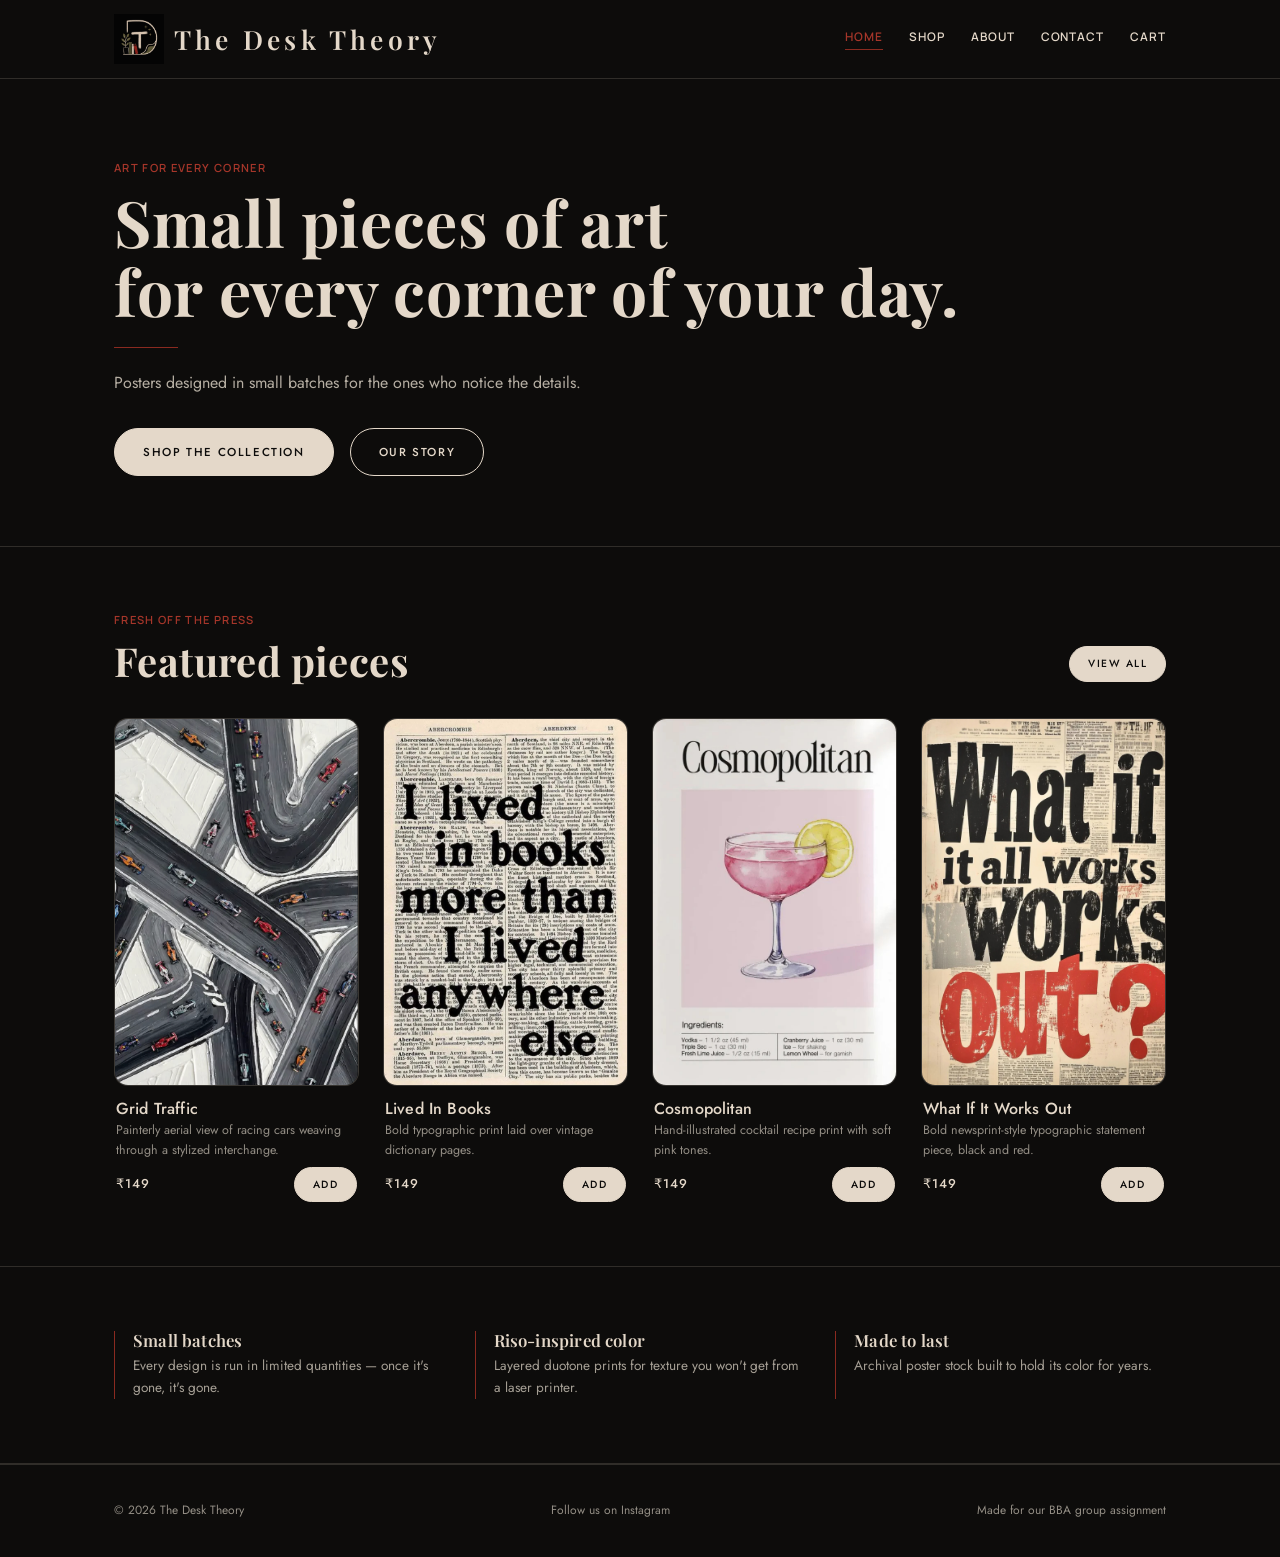
<file: index.html>
<!DOCTYPE html>
<html lang="en">
<head>
<meta charset="UTF-8">
<meta name="viewport" content="width=device-width, initial-scale=1.0">
<title>The Desk Theory — Posters</title>
<link rel="stylesheet" href="style.css?v=5">
</head>
<body>

<header class="site-header">
  <div class="container">
    <a href="index.html" class="logo"><img src="logo-mark-v2.png" alt="The Desk Theory"><span class="logo-word">The Desk Theory</span></a>
    <nav class="main-nav">
      <a href="index.html" class="active">Home</a>
      <a href="shop.html">Shop</a>
      <a href="about.html">About</a>
      <a href="contact.html">Contact</a>
      <a href="cart.html" class="cart-link">Cart <span class="cart-badge">0</span></a>
    </nav>
  </div>
</header>

<section class="hero">
  <div class="container">
    <span class="eyebrow">Art for every corner</span>
    <h1>Small pieces of art<br>for every corner of your day.</h1>
    <div class="hero-rule"></div>
    <p class="hero-sub">Posters designed in small batches for the ones who notice the details.</p>
    <div style="margin-top:32px; display:flex; gap:16px; flex-wrap:wrap;">
      <a href="shop.html" class="btn">Shop the collection</a>
      <a href="about.html" class="btn secondary">Our story</a>
    </div>
  </div>
</section>

<section class="section">
  <div class="container">
    <div class="section-head">
      <div>
        <span class="eyebrow">Fresh off the press</span>
        <h2>Featured pieces</h2>
      </div>
      <a href="shop.html" class="btn small">View all</a>
    </div>
    <div class="grid" id="featured-grid"></div>
  </div>
</section>

<section class="section">
  <div class="container values-grid">
    <div class="value-block">
      <h3>Small batches</h3>
      <p>Every design is run in limited quantities — once it's gone, it's gone.</p>
    </div>
    <div class="value-block">
      <h3>Riso-inspired color</h3>
      <p>Layered duotone prints for texture you won't get from a laser printer.</p>
    </div>
    <div class="value-block">
      <h3>Made to last</h3>
      <p>Archival poster stock built to hold its color for years.</p>
    </div>
  </div>
</section>

<footer class="site-footer">
  <div class="container" style="display:flex; justify-content:space-between; flex-wrap:wrap; gap:12px; width:100%;">
    <span>&copy; 2026 The Desk Theory</span>
    <a href="https://www.instagram.com/the.desk.theory/" target="_blank" rel="noopener" class="footer-insta">Follow us on Instagram</a>
    <span>Made for our BBA group assignment</span>
  </div>
</footer>

<script src="products.js?v=2"></script>
<script src="cart.js"></script>
<script>
  const featuredIds = ["p5", "p6", "p7", "p8"];
  const grid = document.getElementById("featured-grid");
  featuredIds.forEach(id => {
    const p = getProduct(id);
    grid.appendChild(renderCard(p));
  });

  function renderCard(p) {
    const card = document.createElement("div");
    card.className = "product-card";
    card.dataset.cat = p.category;
    card.style.setProperty("--rot", p.rot + "deg");
    const artInner = p.image
      ? `<img src="${p.image}" alt="${p.name}" style="width:100%; height:100%; object-fit:cover;">`
      : `<span class="glyph">P</span>`;
    const artBg = p.image ? "var(--paper-2)" : `linear-gradient(135deg, ${p.colors[0]}, ${p.colors[1]})`;
    card.innerHTML = `
      <a href="product.html?id=${p.id}" style="text-decoration:none; color:inherit;">
        <div class="sticker-art" style="background: ${artBg}; aspect-ratio:2/3;">
          ${artInner}
          <div class="peel"></div>
        </div>
        <div class="product-info">
          <h3>${p.name}</h3>
          <p class="desc">${p.desc}</p>
        </div>
      </a>
      <div class="product-info" style="padding-top:0; margin-top:-4px;">
        <div class="product-row">
          <span class="price">₹${p.price}</span>
          <button class="btn small" data-add="${p.id}">Add</button>
        </div>
      </div>
    `;
    return card;
  }

  document.addEventListener("click", (e) => {
    if (e.target.dataset && e.target.dataset.add) {
      addToCart(e.target.dataset.add);
      e.target.textContent = "Added";
      setTimeout(() => (e.target.textContent = "Add"), 900);
    }
  });
</script>
</body>
</html>
</file>
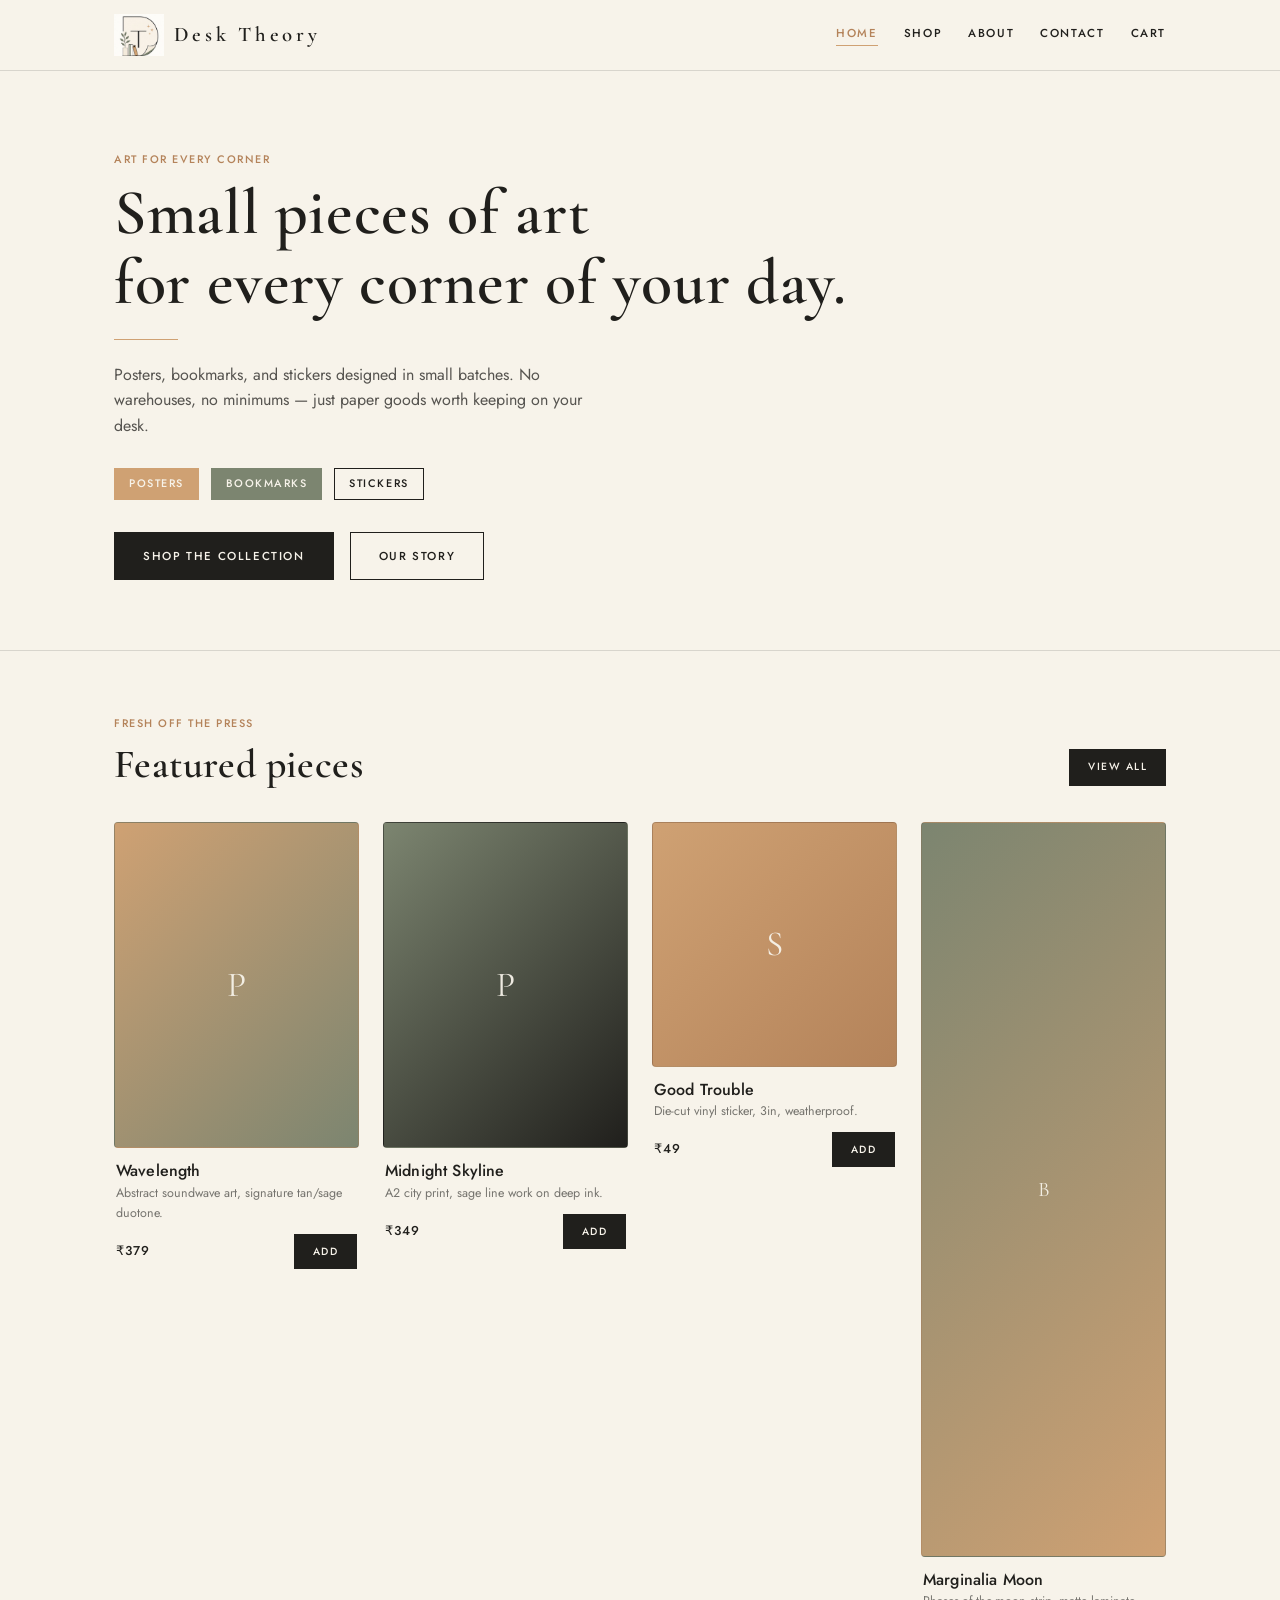
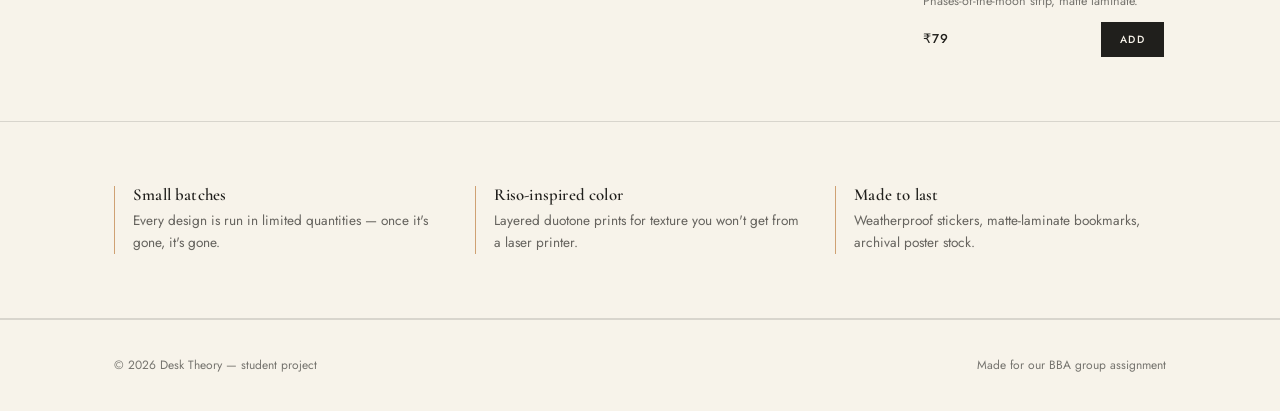
<file: files/index.html>
<!DOCTYPE html>
<html lang="en">
<head>
<meta charset="UTF-8">
<meta name="viewport" content="width=device-width, initial-scale=1.0">
<title>Desk Theory — Posters, Bookmarks & Stickers</title>
<link rel="stylesheet" href="style.css">
</head>
<body>

<header class="site-header">
  <div class="container">
    <a href="index.html" class="logo"><img src="logo-icon.png" alt="Desk Theory"><span class="logo-word">Desk Theory</span></a>
    <nav class="main-nav">
      <a href="index.html" class="active">Home</a>
      <a href="shop.html">Shop</a>
      <a href="about.html">About</a>
      <a href="contact.html">Contact</a>
      <a href="cart.html" class="cart-link">Cart <span class="cart-badge">0</span></a>
    </nav>
  </div>
</header>

<section class="hero">
  <div class="container">
    <span class="eyebrow">Art for every corner</span>
    <h1>Small pieces of art<br>for every corner of your day.</h1>
    <div class="hero-rule"></div>
    <p class="hero-sub">Posters, bookmarks, and stickers designed in small batches. No warehouses, no minimums — just paper goods worth keeping on your desk.</p>
    <div class="hero-meta">
      <span class="tag pink">Posters</span>
      <span class="tag blue">Bookmarks</span>
      <span class="tag yellow">Stickers</span>
    </div>
    <div style="margin-top:32px; display:flex; gap:16px; flex-wrap:wrap;">
      <a href="shop.html" class="btn">Shop the collection</a>
      <a href="about.html" class="btn secondary">Our story</a>
    </div>
  </div>
</section>

<section class="section">
  <div class="container">
    <div class="section-head">
      <div>
        <span class="eyebrow">Fresh off the press</span>
        <h2>Featured pieces</h2>
      </div>
      <a href="shop.html" class="btn small">View all</a>
    </div>
    <div class="grid" id="featured-grid"></div>
  </div>
</section>

<section class="section">
  <div class="container values-grid">
    <div class="value-block">
      <h3>Small batches</h3>
      <p>Every design is run in limited quantities — once it's gone, it's gone.</p>
    </div>
    <div class="value-block">
      <h3>Riso-inspired color</h3>
      <p>Layered duotone prints for texture you won't get from a laser printer.</p>
    </div>
    <div class="value-block">
      <h3>Made to last</h3>
      <p>Weatherproof stickers, matte-laminate bookmarks, archival poster stock.</p>
    </div>
  </div>
</section>

<footer class="site-footer">
  <div class="container" style="display:flex; justify-content:space-between; flex-wrap:wrap; gap:12px; width:100%;">
    <span>&copy; 2026 Desk Theory — student project</span>
    <span>Made for our BBA group assignment</span>
  </div>
</footer>

<script src="products.js"></script>
<script src="cart.js"></script>
<script>
  const featuredIds = ["p4", "p1", "p9", "p6"];
  const grid = document.getElementById("featured-grid");
  featuredIds.forEach(id => {
    const p = getProduct(id);
    grid.appendChild(renderCard(p));
  });

  function renderCard(p) {
    const card = document.createElement("div");
    card.className = "product-card";
    card.dataset.cat = p.category;
    card.style.setProperty("--rot", p.rot + "deg");
    const glyph = p.category === "posters" ? "P" : p.category === "bookmarks" ? "B" : "S";
    card.innerHTML = `
      <div class="sticker-art" style="background: linear-gradient(135deg, ${p.colors[0]}, ${p.colors[1]})">
        <span class="glyph">${glyph}</span>
        <div class="peel"></div>
      </div>
      <div class="product-info">
        <h3>${p.name}</h3>
        <p class="desc">${p.desc}</p>
        <div class="product-row">
          <span class="price">₹${p.price}</span>
          <button class="btn small" data-add="${p.id}">Add</button>
        </div>
      </div>
    `;
    return card;
  }

  document.addEventListener("click", (e) => {
    if (e.target.dataset && e.target.dataset.add) {
      addToCart(e.target.dataset.add);
      e.target.textContent = "Added";
      setTimeout(() => (e.target.textContent = "Add"), 900);
    }
  });
</script>
</body>
</html>
</file>
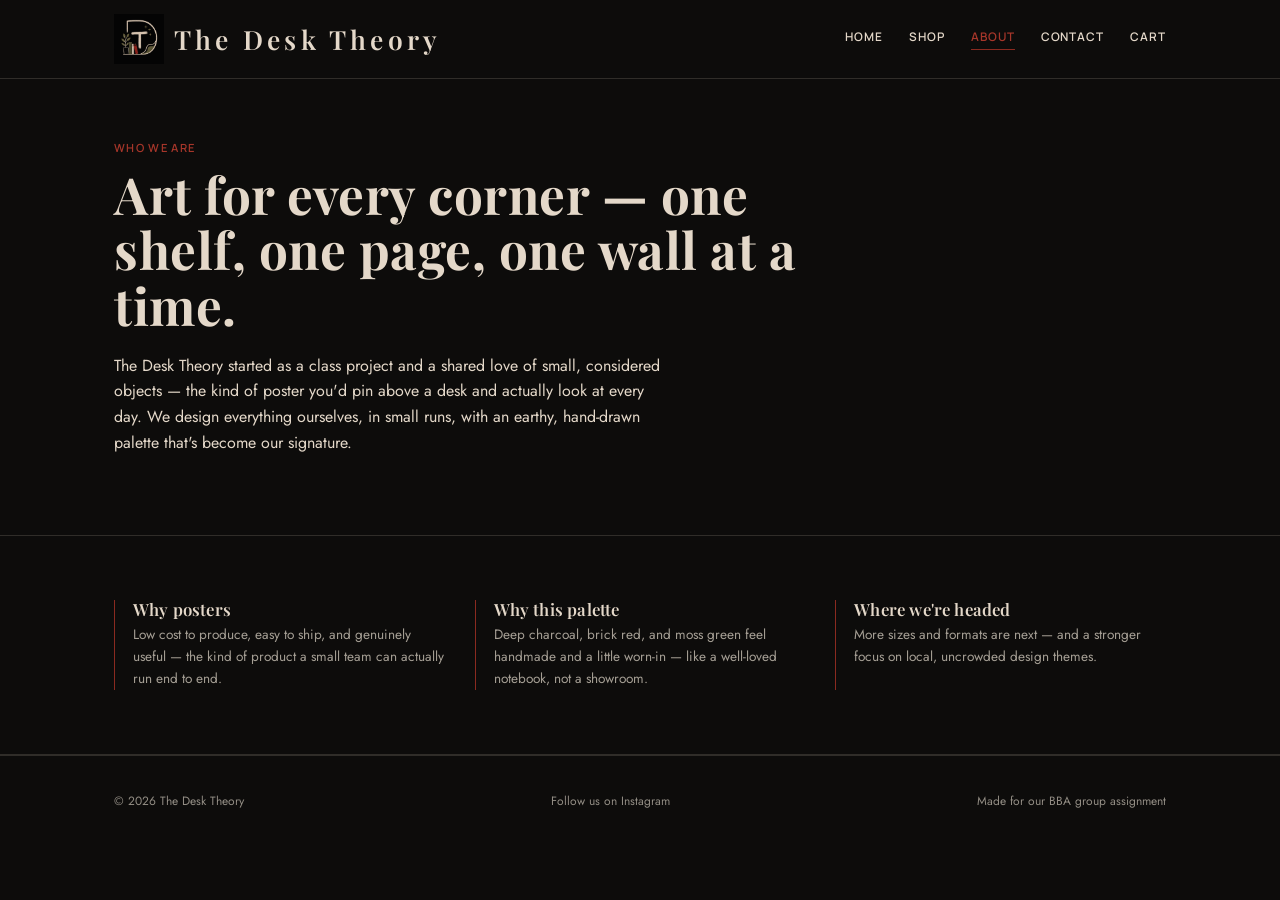
<file: about.html>
<!DOCTYPE html>
<html lang="en">
<head>
<meta charset="UTF-8">
<meta name="viewport" content="width=device-width, initial-scale=1.0">
<title>About — The Desk Theory</title>
<link rel="stylesheet" href="style.css?v=5">
</head>
<body>

<header class="site-header">
  <div class="container">
    <a href="index.html" class="logo"><img src="logo-mark-v2.png" alt="The Desk Theory"><span class="logo-word">The Desk Theory</span></a>
    <nav class="main-nav">
      <a href="index.html">Home</a>
      <a href="shop.html">Shop</a>
      <a href="about.html" class="active">About</a>
      <a href="contact.html">Contact</a>
      <a href="cart.html" class="cart-link">Cart <span class="cart-badge">0</span></a>
    </nav>
  </div>
</header>

<section class="section" style="padding-top:60px;">
  <div class="container">
    <span class="eyebrow">Who we are</span>
    <h1 style="font-size:clamp(2rem,5vw,3.2rem); max-width:700px;">Art for every corner — one shelf, one page, one wall at a time.</h1>
    <p style="max-width:560px; margin-top:20px;">The Desk Theory started as a class project and a shared love of small, considered objects — the kind of poster you'd pin above a desk and actually look at every day. We design everything ourselves, in small runs, with an earthy, hand-drawn palette that's become our signature.</p>
  </div>
</section>

<section class="section">
  <div class="container values-grid">
    <div class="value-block">
      <h3>Why posters</h3>
      <p>Low cost to produce, easy to ship, and genuinely useful — the kind of product a small team can actually run end to end.</p>
    </div>
    <div class="value-block">
      <h3>Why this palette</h3>
      <p>Deep charcoal, brick red, and moss green feel handmade and a little worn-in — like a well-loved notebook, not a showroom.</p>
    </div>
    <div class="value-block">
      <h3>Where we're headed</h3>
      <p>More sizes and formats are next — and a stronger focus on local, uncrowded design themes.</p>
    </div>
  </div>
</section>

<footer class="site-footer">
  <div class="container" style="display:flex; justify-content:space-between; flex-wrap:wrap; gap:12px; width:100%;">
    <span>&copy; 2026 The Desk Theory</span>
    <a href="https://www.instagram.com/the.desk.theory/" target="_blank" rel="noopener" class="footer-insta">Follow us on Instagram</a>
    <span>Made for our BBA group assignment</span>
  </div>
</footer>

<script src="products.js?v=2"></script>
<script src="cart.js"></script>
</body>
</html>
</file>
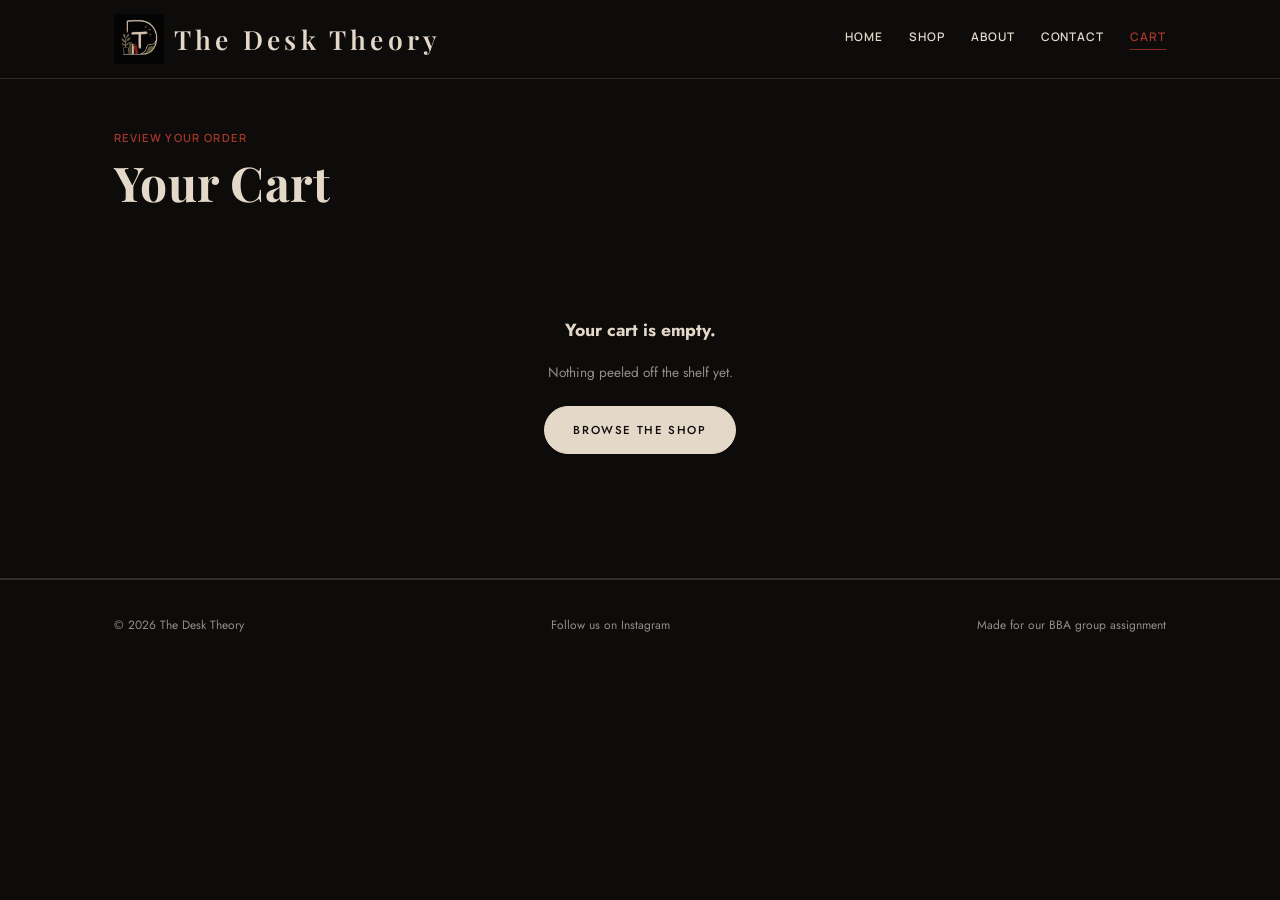
<file: cart.html>
<!DOCTYPE html>
<html lang="en">
<head>
<meta charset="UTF-8">
<meta name="viewport" content="width=device-width, initial-scale=1.0">
<title>Cart — The Desk Theory</title>
<link rel="stylesheet" href="style.css?v=5">
</head>
<body>

<header class="site-header">
  <div class="container">
    <a href="index.html" class="logo"><img src="logo-mark-v2.png" alt="The Desk Theory"><span class="logo-word">The Desk Theory</span></a>
    <nav class="main-nav">
      <a href="index.html">Home</a>
      <a href="shop.html">Shop</a>
      <a href="about.html">About</a>
      <a href="contact.html">Contact</a>
      <a href="cart.html" class="cart-link active">Cart <span class="cart-badge">0</span></a>
    </nav>
  </div>
</header>

<section class="section" style="padding-top:50px;">
  <div class="container">
    <span class="eyebrow">Review your order</span>
    <h1 style="font-size:clamp(2rem,5vw,3rem); margin-bottom:30px;">Your Cart</h1>
    <div id="cart-content"></div>
  </div>
</section>

<footer class="site-footer">
  <div class="container" style="display:flex; justify-content:space-between; flex-wrap:wrap; gap:12px; width:100%;">
    <span>&copy; 2026 The Desk Theory</span>
    <a href="https://www.instagram.com/the.desk.theory/" target="_blank" rel="noopener" class="footer-insta">Follow us on Instagram</a>
    <span>Made for our BBA group assignment</span>
  </div>
</footer>

<script src="config.js"></script>
<script src="products.js?v=2"></script>
<script src="cart.js"></script>
<script>
  function render() {
    const cart = getCart();
    const ids = Object.keys(cart);
    const container = document.getElementById("cart-content");

    if (ids.length === 0) {
      container.innerHTML = `
        <div class="empty-cart">
          <p style="font-size:1.1rem; font-weight:700;">Your cart is empty.</p>
          <p class="center-note" style="margin:8px 0 22px;">Nothing peeled off the shelf yet.</p>
          <a href="shop.html" class="btn">Browse the shop</a>
        </div>`;
      return;
    }

    let rows = "";
    ids.forEach(id => {
      const p = getProduct(id);
      if (!p) return;
      const qty = cart[id];
      rows += `
        <tr>
          <td class="cart-item-name">${p.name}<br><span style="opacity:0.6; font-size:0.72rem; text-transform:uppercase;">${p.category}</span></td>
          <td>₹${p.price}</td>
          <td>
            <div class="qty-control">
              <button data-dec="${id}">–</button>
              <span>${qty}</span>
              <button data-inc="${id}">+</button>
            </div>
          </td>
          <td>₹${p.price * qty}</td>
          <td><button class="remove-link" data-remove="${id}">Remove</button></td>
        </tr>`;
    });

    const subtotal = cartTotal();
    const total = subtotal;

    container.innerHTML = `
      <table class="cart-table">
        <thead>
          <tr><th>Item</th><th>Price</th><th>Qty</th><th>Subtotal</th><th></th></tr>
        </thead>
        <tbody>${rows}</tbody>
      </table>
      <div class="cart-summary">
        <div class="cart-summary-box">
          <div class="row"><span>Subtotal</span><span>₹${subtotal}</span></div>
          <div class="row total"><span>Total</span><span>₹${total}</span></div>
          <a href="checkout.html" class="btn" style="margin-top:16px; width:100%; text-align:center; box-sizing:border-box;">Checkout</a>
        </div>
      </div>
    `;
  }

  render();

  document.addEventListener("click", (e) => {
    const d = e.target.dataset;
    if (d.inc) { setQty(d.inc, getCart()[d.inc] + 1); render(); }
    if (d.dec) { setQty(d.dec, getCart()[d.dec] - 1); render(); }
    if (d.remove) { removeFromCart(d.remove); render(); }
  });
</script>
</body>
</html>
</file>
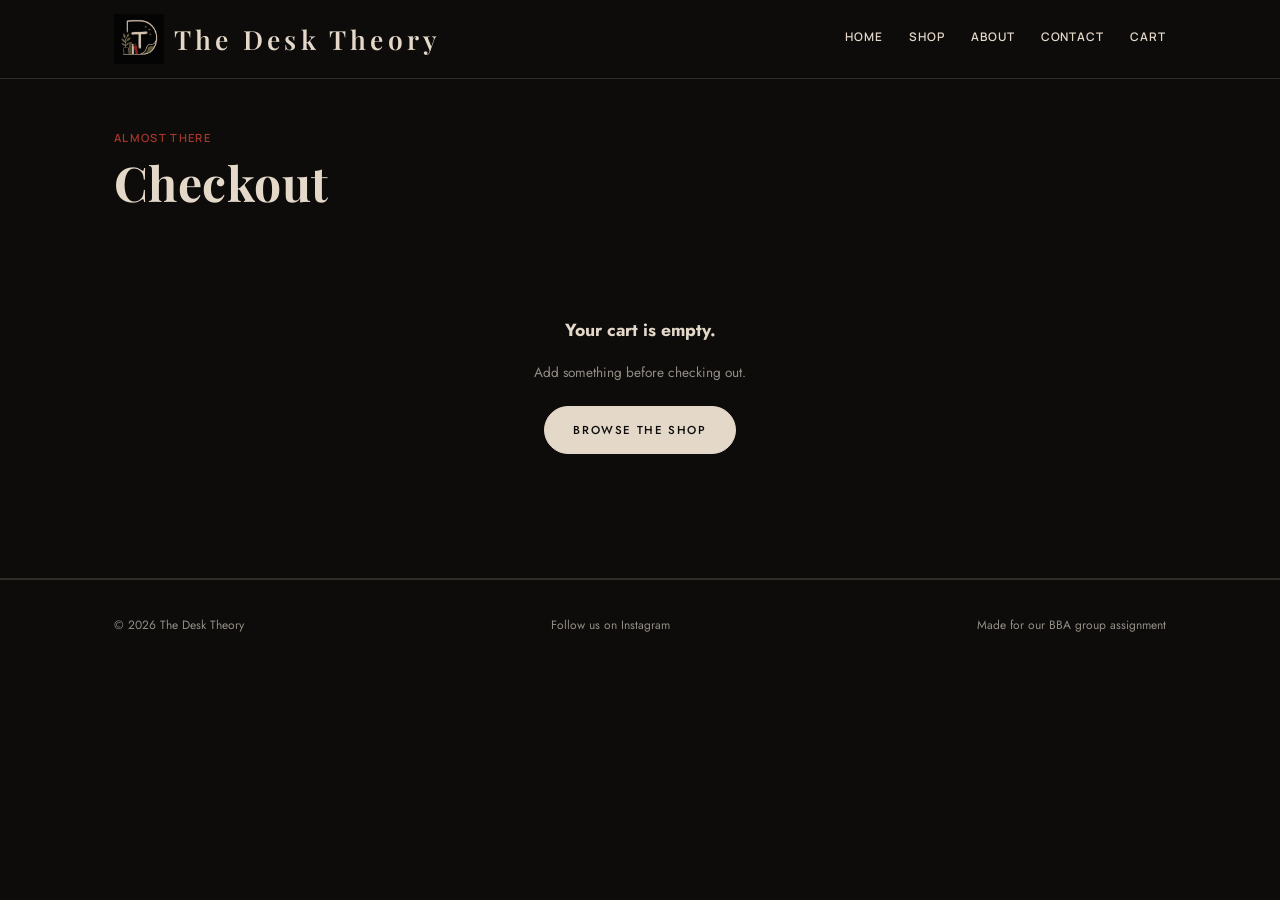
<file: checkout.html>
<!DOCTYPE html>
<html lang="en">
<head>
<meta charset="UTF-8">
<meta name="viewport" content="width=device-width, initial-scale=1.0">
<title>Checkout — The Desk Theory</title>
<link rel="stylesheet" href="style.css?v=5">
</head>
<body>

<header class="site-header">
  <div class="container">
    <a href="index.html" class="logo"><img src="logo-mark-v2.png" alt="The Desk Theory"><span class="logo-word">The Desk Theory</span></a>
    <nav class="main-nav">
      <a href="index.html">Home</a>
      <a href="shop.html">Shop</a>
      <a href="about.html">About</a>
      <a href="contact.html">Contact</a>
      <a href="cart.html" class="cart-link">Cart <span class="cart-badge">0</span></a>
    </nav>
  </div>
</header>

<section class="section" style="padding-top:50px;">
  <div class="container">
    <span class="eyebrow">Almost there</span>
    <h1 style="font-size:clamp(2rem,5vw,3rem); margin-bottom:30px;">Checkout</h1>
    <div id="checkout-content"></div>
  </div>
</section>

<footer class="site-footer">
  <div class="container" style="display:flex; justify-content:space-between; flex-wrap:wrap; gap:12px; width:100%;">
    <span>&copy; 2026 The Desk Theory</span>
    <a href="https://www.instagram.com/the.desk.theory/" target="_blank" rel="noopener" class="footer-insta">Follow us on Instagram</a>
    <span>Made for our BBA group assignment</span>
  </div>
</footer>

<script src="config.js"></script>
<script src="products.js?v=2"></script>
<script src="cart.js"></script>
<script>
  const container = document.getElementById("checkout-content");

  function buildUpiString(amount, note) {
    const params = new URLSearchParams({
      pa: STORE_CONFIG.upiId,
      pn: STORE_CONFIG.payeeName,
      am: amount,
      cu: "INR",
      tn: note,
    });
    return "upi://pay?" + params.toString();
  }

  function makeOrderId() {
    const rand = Math.floor(1000 + Math.random() * 9000);
    return "DT" + Date.now().toString().slice(-6) + rand;
  }

  function renderEmpty() {
    container.innerHTML = `
      <div class="empty-cart">
        <p style="font-size:1.1rem; font-weight:700;">Your cart is empty.</p>
        <p class="center-note" style="margin:8px 0 22px;">Add something before checking out.</p>
        <a href="shop.html" class="btn">Browse the shop</a>
      </div>`;
  }

  function renderForm() {
    const cart = getCart();
    const ids = Object.keys(cart);
    if (ids.length === 0) return renderEmpty();

    const subtotal = cartTotal();
    const total = subtotal;
    const itemsSummary = ids.map(id => {
      const p = getProduct(id);
      return p ? `${p.name} x${cart[id]}` : "";
    }).filter(Boolean).join(", ");

    container.innerHTML = `
      <div style="display:grid; grid-template-columns: 1.1fr 0.9fr; gap:50px; align-items:start;">
        <div>
          <h2 style="font-size:1.3rem; margin-bottom:18px;">Your details</h2>
          <form class="form-grid" id="checkout-form">
            <div>
              <label for="name">Full name</label>
              <input type="text" id="name" required>
            </div>
            <div>
              <label for="phone">Phone number</label>
              <input type="tel" id="phone" required>
            </div>
            <div>
              <label for="address">Shipping address</label>
              <textarea id="address" rows="3" required></textarea>
            </div>
            <button type="submit" class="btn" id="submit-btn">Place order — ₹${total}</button>
          </form>
        </div>
        <div>
          <div class="cart-summary-box" style="width:100%;">
            <h2 style="font-size:1.1rem; margin-bottom:14px;">Order summary</h2>
            <div class="row"><span>Subtotal</span><span>₹${subtotal}</span></div>
            <div class="row total"><span>Total</span><span>₹${total}</span></div>
            <p class="center-note" style="text-align:left; margin-top:14px;">${itemsSummary}</p>
          </div>
        </div>
      </div>
    `;

    document.getElementById("checkout-form").addEventListener("submit", (e) => {
      e.preventDefault();
      submitOrder(total, itemsSummary);
    });
  }

  function submitOrder(total, itemsSummary) {
    const btn = document.getElementById("submit-btn");
    const name = document.getElementById("name").value.trim();
    const phone = document.getElementById("phone").value.trim();
    const address = document.getElementById("address").value.trim();

    if (!name || !phone || !address) return;

    const orderId = makeOrderId();
    btn.textContent = "Placing order...";
    btn.disabled = true;

    const payload = {
      type: "order",
      orderId,
      name,
      phone,
      address,
      items: itemsSummary,
      total,
    };

    const finish = () => {
      saveCart({});
      renderConfirmation(orderId, total);
    };

    if (!STORE_CONFIG.sheetWebhookUrl || STORE_CONFIG.sheetWebhookUrl.startsWith("PASTE")) {
      // Sheet not connected yet — still let the order flow complete locally
      finish();
      return;
    }

    fetch(STORE_CONFIG.sheetWebhookUrl, {
      method: "POST",
      headers: { "Content-Type": "text/plain;charset=utf-8" },
      body: JSON.stringify(payload),
    })
      .then(finish)
      .catch(finish);
  }

  function renderConfirmation(orderId, total) {
    const upiReady = STORE_CONFIG.upiId && !STORE_CONFIG.upiId.startsWith("PASTE");
    const igReady = STORE_CONFIG.instagramHandle && !STORE_CONFIG.instagramHandle.startsWith("PASTE");
    const upiLink = upiReady ? buildUpiString(total, "Order " + orderId) : "";
    const qrSrc = upiReady
      ? "https://api.qrserver.com/v1/create-qr-code/?size=240x240&data=" + encodeURIComponent(upiLink)
      : "";
    const igLink = igReady
      ? "https://ig.me/m/" + STORE_CONFIG.instagramHandle
      : "";

    container.innerHTML = `
      <div style="max-width:520px;">
        <h2 style="font-size:1.5rem; margin-bottom:8px;">Order placed — ${orderId}</h2>
        <p class="center-note" style="text-align:left; margin-bottom:26px;">Now complete payment of <strong>₹${total}</strong> via UPI to confirm your order.</p>

        ${upiReady ? `
          <div style="border:1px solid var(--line); border-radius:12px; padding:24px; text-align:center; margin-bottom:20px;">
            <img src="${qrSrc}" alt="UPI QR code" style="width:200px; height:200px; border-radius:8px;">
            <p style="margin-top:14px; font-size:0.85rem;">Scan with any UPI app, or</p>
            <a href="${upiLink}" class="btn small" style="margin-top:8px;">Pay ₹${total} now</a>
            <p class="center-note" style="margin-top:10px;">UPI ID: ${STORE_CONFIG.upiId}</p>
          </div>
        ` : `
          <div style="border:1px solid var(--line); border-radius:12px; padding:20px; margin-bottom:20px;">
            <p style="font-size:0.85rem;">Payment setup is still being finalized — we'll reach out with payment details shortly.</p>
          </div>
        `}

        ${igReady ? `
          <a href="${igLink}" target="_blank" class="btn secondary" style="width:100%; text-align:center; box-sizing:border-box; margin-bottom:12px;">Send payment screenshot on Instagram</a>
        ` : ""}

        <a href="shop.html" class="btn secondary" style="width:100%; text-align:center; box-sizing:border-box;">Continue shopping</a>
      </div>
    `;
  }

  renderForm();
</script>
</body>
</html>
</file>
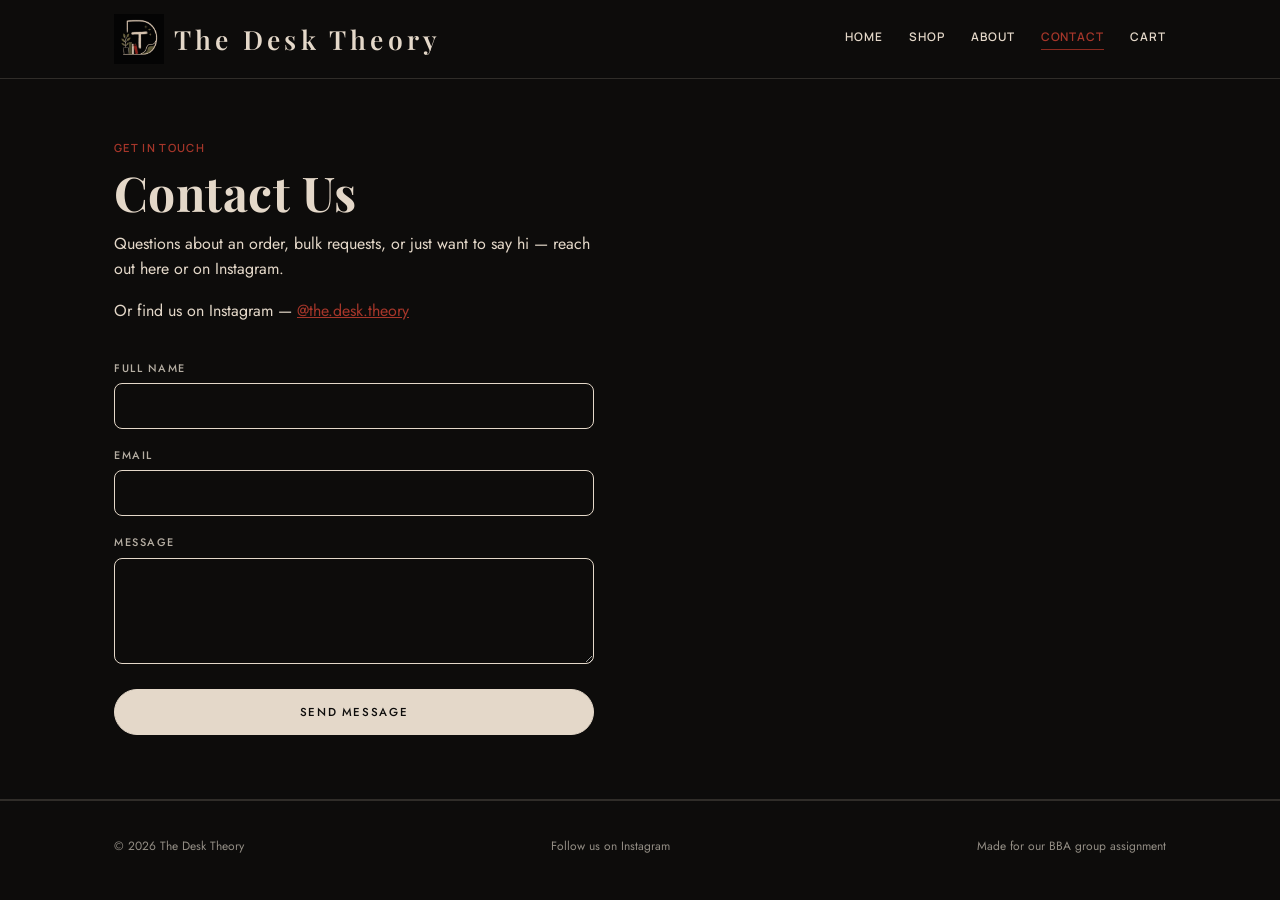
<file: contact.html>
<!DOCTYPE html>
<html lang="en">
<head>
<meta charset="UTF-8">
<meta name="viewport" content="width=device-width, initial-scale=1.0">
<title>Contact — The Desk Theory</title>
<link rel="stylesheet" href="style.css?v=5">
</head>
<body>

<header class="site-header">
  <div class="container">
    <a href="index.html" class="logo"><img src="logo-mark-v2.png" alt="The Desk Theory"><span class="logo-word">The Desk Theory</span></a>
    <nav class="main-nav">
      <a href="index.html">Home</a>
      <a href="shop.html">Shop</a>
      <a href="about.html">About</a>
      <a href="contact.html" class="active">Contact</a>
      <a href="cart.html" class="cart-link">Cart <span class="cart-badge">0</span></a>
    </nav>
  </div>
</header>

<section class="section" style="padding-top:60px;">
  <div class="container">
    <span class="eyebrow">Get in touch</span>
    <h1 style="font-size:clamp(2rem,5vw,3rem);">Contact Us</h1>
    <p style="max-width:480px; margin-top:12px; margin-bottom:8px;">Questions about an order, bulk requests, or just want to say hi — reach out here or on Instagram.</p>
    <p style="max-width:480px; margin-bottom:36px;">Or find us on Instagram — <a href="https://www.instagram.com/the.desk.theory/" target="_blank" rel="noopener" style="color:var(--tan-dark); text-decoration:underline;">@the.desk.theory</a></p>

    <form class="form-grid" id="contact-form">
      <div>
        <label for="name">Full name</label>
        <input type="text" id="name" required>
      </div>
      <div>
        <label for="email">Email</label>
        <input type="email" id="email" required>
      </div>
      <div>
        <label for="message">Message</label>
        <textarea id="message" rows="4" required></textarea>
      </div>
      <button type="submit" class="btn">Send message</button>
    </form>

    <p id="confirm-msg" style="display:none; margin-top:20px; font-weight:700; color:var(--sage-light);">Thanks — we'll get back to you soon. For faster replies on order-related questions, DM us on Instagram.</p>
  </div>
</section>

<footer class="site-footer">
  <div class="container" style="display:flex; justify-content:space-between; flex-wrap:wrap; gap:12px; width:100%;">
    <span>&copy; 2026 The Desk Theory</span>
    <a href="https://www.instagram.com/the.desk.theory/" target="_blank" rel="noopener" class="footer-insta">Follow us on Instagram</a>
    <span>Made for our BBA group assignment</span>
  </div>
</footer>

<script src="config.js"></script>
<script src="products.js?v=2"></script>
<script src="cart.js"></script>
<script>
  document.getElementById("contact-form").addEventListener("submit", (e) => {
    e.preventDefault();

    const payload = {
      type: "message",
      name: document.getElementById("name").value.trim(),
      email: document.getElementById("email").value.trim(),
      message: document.getElementById("message").value.trim(),
    };

    const finish = () => {
      document.getElementById("confirm-msg").style.display = "block";
      e.target.reset();
    };

    if (!STORE_CONFIG.sheetWebhookUrl || STORE_CONFIG.sheetWebhookUrl.startsWith("PASTE")) {
      finish();
      return;
    }

    fetch(STORE_CONFIG.sheetWebhookUrl, {
      method: "POST",
      headers: { "Content-Type": "text/plain;charset=utf-8" },
      body: JSON.stringify(payload),
    })
      .then(finish)
      .catch(finish);
  });
</script>
</body>
</html>
</file>
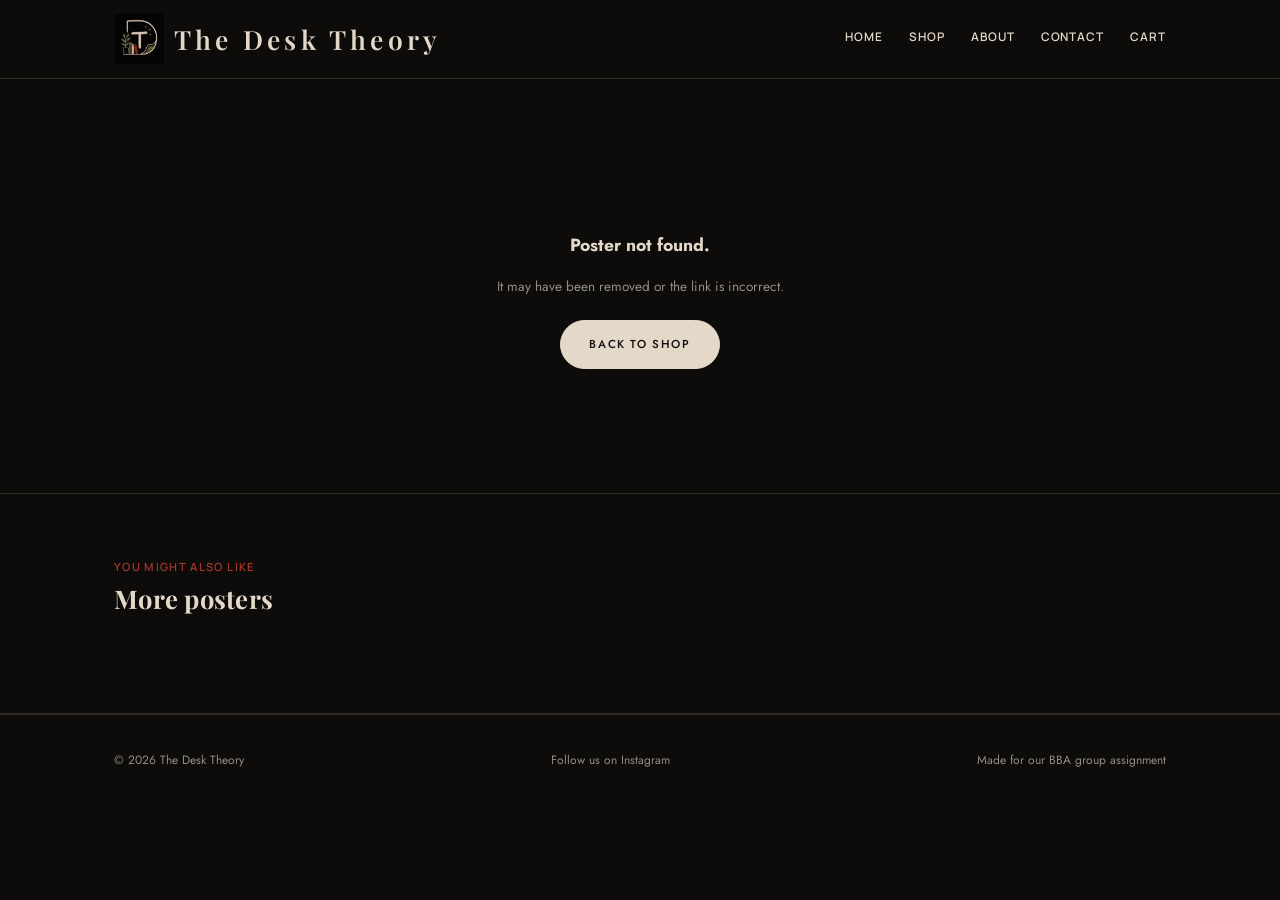
<file: product.html>
<!DOCTYPE html>
<html lang="en">
<head>
<meta charset="UTF-8">
<meta name="viewport" content="width=device-width, initial-scale=1.0">
<title>Poster — The Desk Theory</title>
<link rel="stylesheet" href="style.css?v=5">
</head>
<body>

<header class="site-header">
  <div class="container">
    <a href="index.html" class="logo"><img src="logo-mark-v2.png" alt="The Desk Theory"><span class="logo-word">The Desk Theory</span></a>
    <nav class="main-nav">
      <a href="index.html">Home</a>
      <a href="shop.html">Shop</a>
      <a href="about.html">About</a>
      <a href="contact.html">Contact</a>
      <a href="cart.html" class="cart-link">Cart <span class="cart-badge">0</span></a>
    </nav>
  </div>
</header>

<section class="section" style="padding-top:50px;">
  <div class="container">
    <div id="breadcrumb" style="margin-bottom:24px; font-size:0.75rem; opacity:0.65;"></div>
    <div id="product-detail"></div>
  </div>
</section>

<section class="section">
  <div class="container">
    <div class="section-head">
      <div>
        <span class="eyebrow">You might also like</span>
        <h2 style="font-size:1.6rem;">More posters</h2>
      </div>
    </div>
    <div class="grid" id="related-grid"></div>
  </div>
</section>

<footer class="site-footer">
  <div class="container" style="display:flex; justify-content:space-between; flex-wrap:wrap; gap:12px; width:100%;">
    <span>&copy; 2026 The Desk Theory</span>
    <a href="https://www.instagram.com/the.desk.theory/" target="_blank" rel="noopener" class="footer-insta">Follow us on Instagram</a>
    <span>Made for our BBA group assignment</span>
  </div>
</footer>

<script src="products.js?v=2"></script>
<script src="cart.js"></script>
<script>
  const params = new URLSearchParams(window.location.search);
  const id = params.get("id");
  const product = getProduct(id);

  const detailEl = document.getElementById("product-detail");
  const breadcrumbEl = document.getElementById("breadcrumb");

  function renderNotFound() {
    detailEl.innerHTML = `
      <div class="empty-cart">
        <p style="font-size:1.1rem; font-weight:700;">Poster not found.</p>
        <p class="center-note" style="margin:8px 0 22px;">It may have been removed or the link is incorrect.</p>
        <a href="shop.html" class="btn">Back to shop</a>
      </div>`;
  }

  function renderProduct(p) {
    document.title = p.name + " — The Desk Theory";
    breadcrumbEl.innerHTML = `<a href="shop.html" style="text-decoration:underline;">Shop</a> / ${p.name}`;

    const artInner = p.image
      ? `<img src="${p.image}" alt="${p.name}" style="width:100%; height:100%; object-fit:cover;">`
      : `<span class="glyph" style="font-size:4rem;">P</span>`;
    const artBg = p.image ? "var(--paper-2)" : `linear-gradient(135deg, ${p.colors[0]}, ${p.colors[1]})`;

    detailEl.innerHTML = `
      <div style="display:grid; grid-template-columns: 1fr 1fr; gap:50px; align-items:start;">
        <div class="sticker-art" style="background:${artBg}; aspect-ratio:2/3; border-radius:14px; overflow:hidden; display:flex; align-items:center; justify-content:center;">
          ${artInner}
        </div>
        <div>
          <span class="eyebrow">${p.category}</span>
          <h1 style="font-size:clamp(1.8rem,4vw,2.6rem); margin-top:6px;">${p.name}</h1>
          <p class="price" style="font-size:1.3rem; margin-top:14px; display:block;">₹${p.price}</p>
          <p style="margin-top:20px; max-width:440px; color:rgba(237,228,214,0.75);">${p.desc}</p>
          <div style="margin-top:32px; display:flex; gap:14px; flex-wrap:wrap;">
            <button class="btn" id="add-btn" data-add="${p.id}">Add to cart</button>
            <a href="shop.html" class="btn secondary">Continue browsing</a>
          </div>
        </div>
      </div>
    `;
  }

  function cardHTML(p) {
    const artInner = p.image
      ? `<img src="${p.image}" alt="${p.name}" style="width:100%; height:100%; object-fit:cover;">`
      : `<span class="glyph">P</span>`;
    const artBg = p.image ? "var(--paper-2)" : `linear-gradient(135deg, ${p.colors[0]}, ${p.colors[1]})`;
    return `
      <a href="product.html?id=${p.id}" class="product-card" style="--rot:${p.rot}deg; text-decoration:none; color:inherit;">
        <div class="sticker-art" style="background:${artBg}; aspect-ratio:2/3;">
          ${artInner}
          <div class="peel"></div>
        </div>
        <div class="product-info">
          <h3>${p.name}</h3>
          <p class="desc">${p.desc}</p>
          <div class="product-row">
            <span class="price">₹${p.price}</span>
          </div>
        </div>
      </a>`;
  }

  function renderRelated(currentId) {
    const relatedGrid = document.getElementById("related-grid");
    const others = PRODUCTS.filter(p => p.id !== currentId).slice(0, 4);
    relatedGrid.innerHTML = others.map(cardHTML).join("");
  }

  if (!product) {
    renderNotFound();
  } else {
    renderProduct(product);
    renderRelated(product.id);
  }

  document.addEventListener("click", (e) => {
    if (e.target.dataset && e.target.dataset.add) {
      addToCart(e.target.dataset.add);
      e.target.textContent = "Added";
      setTimeout(() => (e.target.textContent = "Add to cart"), 900);
    }
  });
</script>
</body>
</html>
</file>
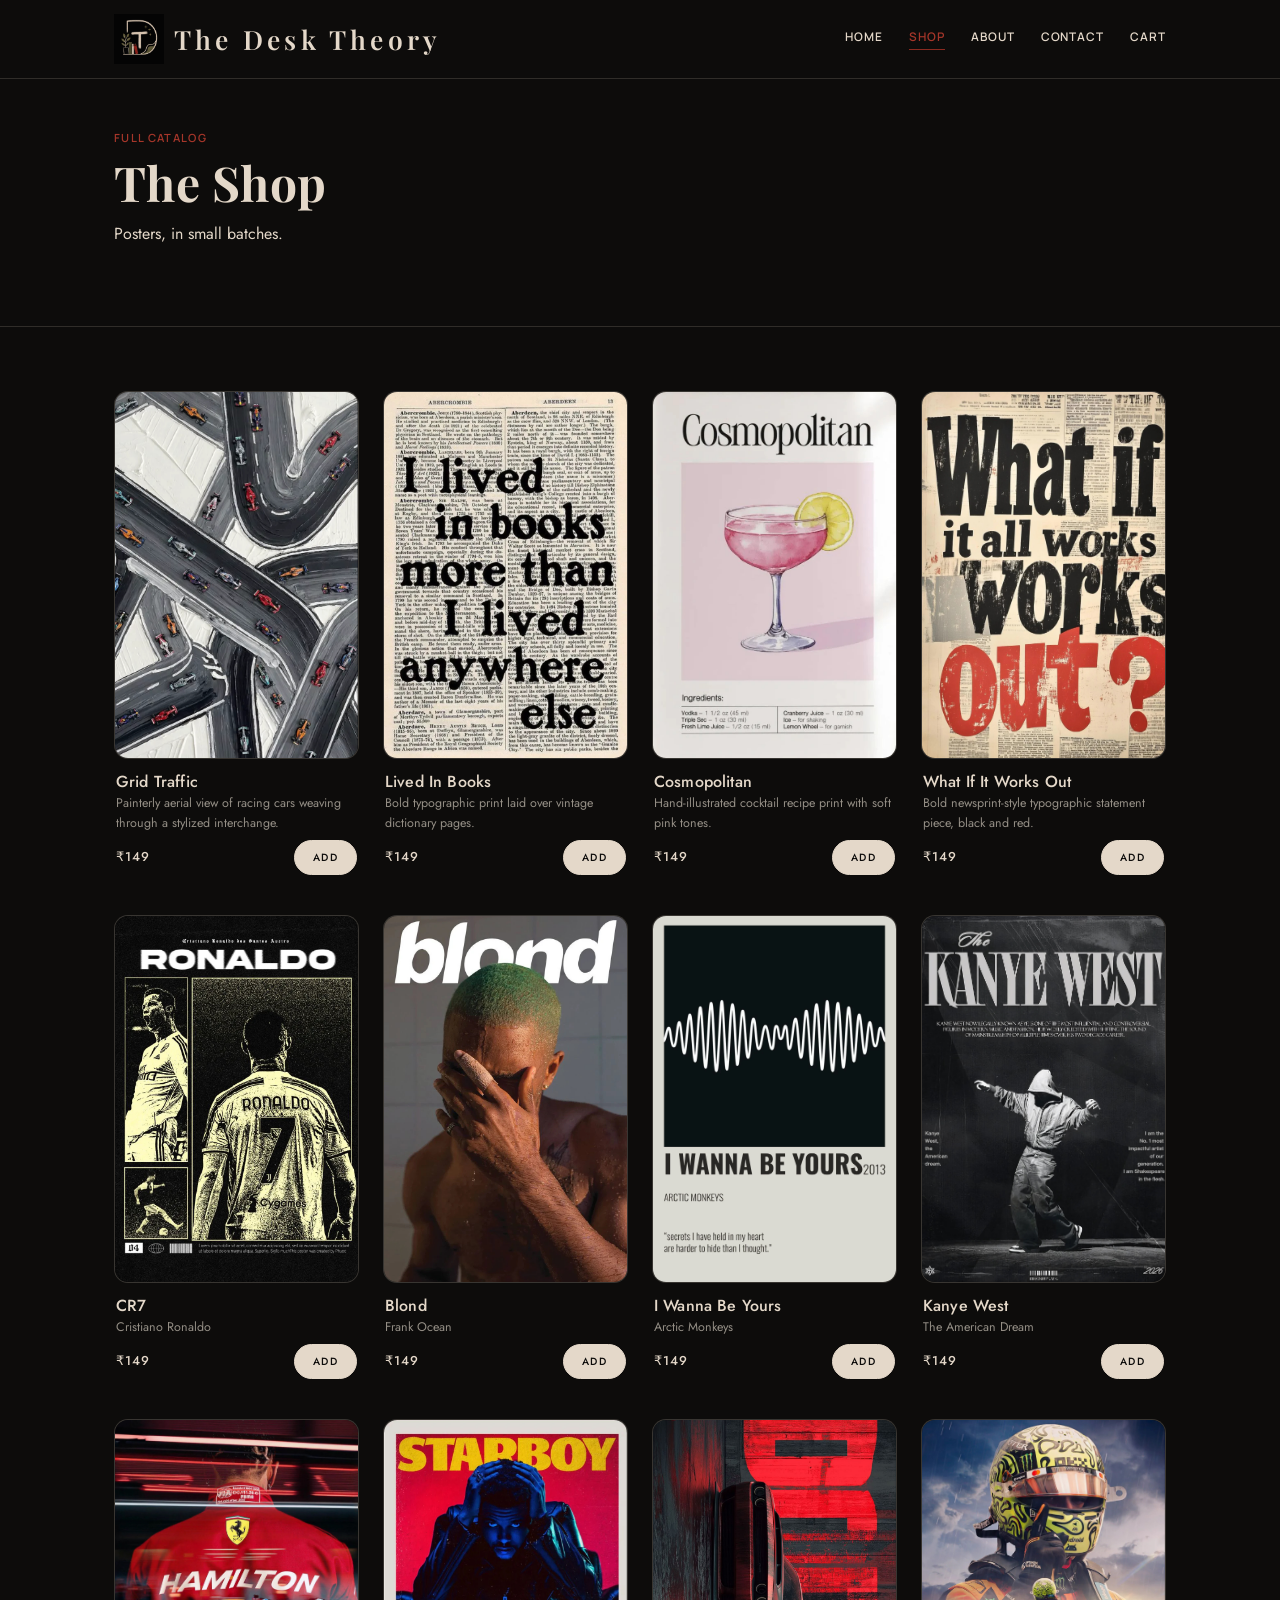
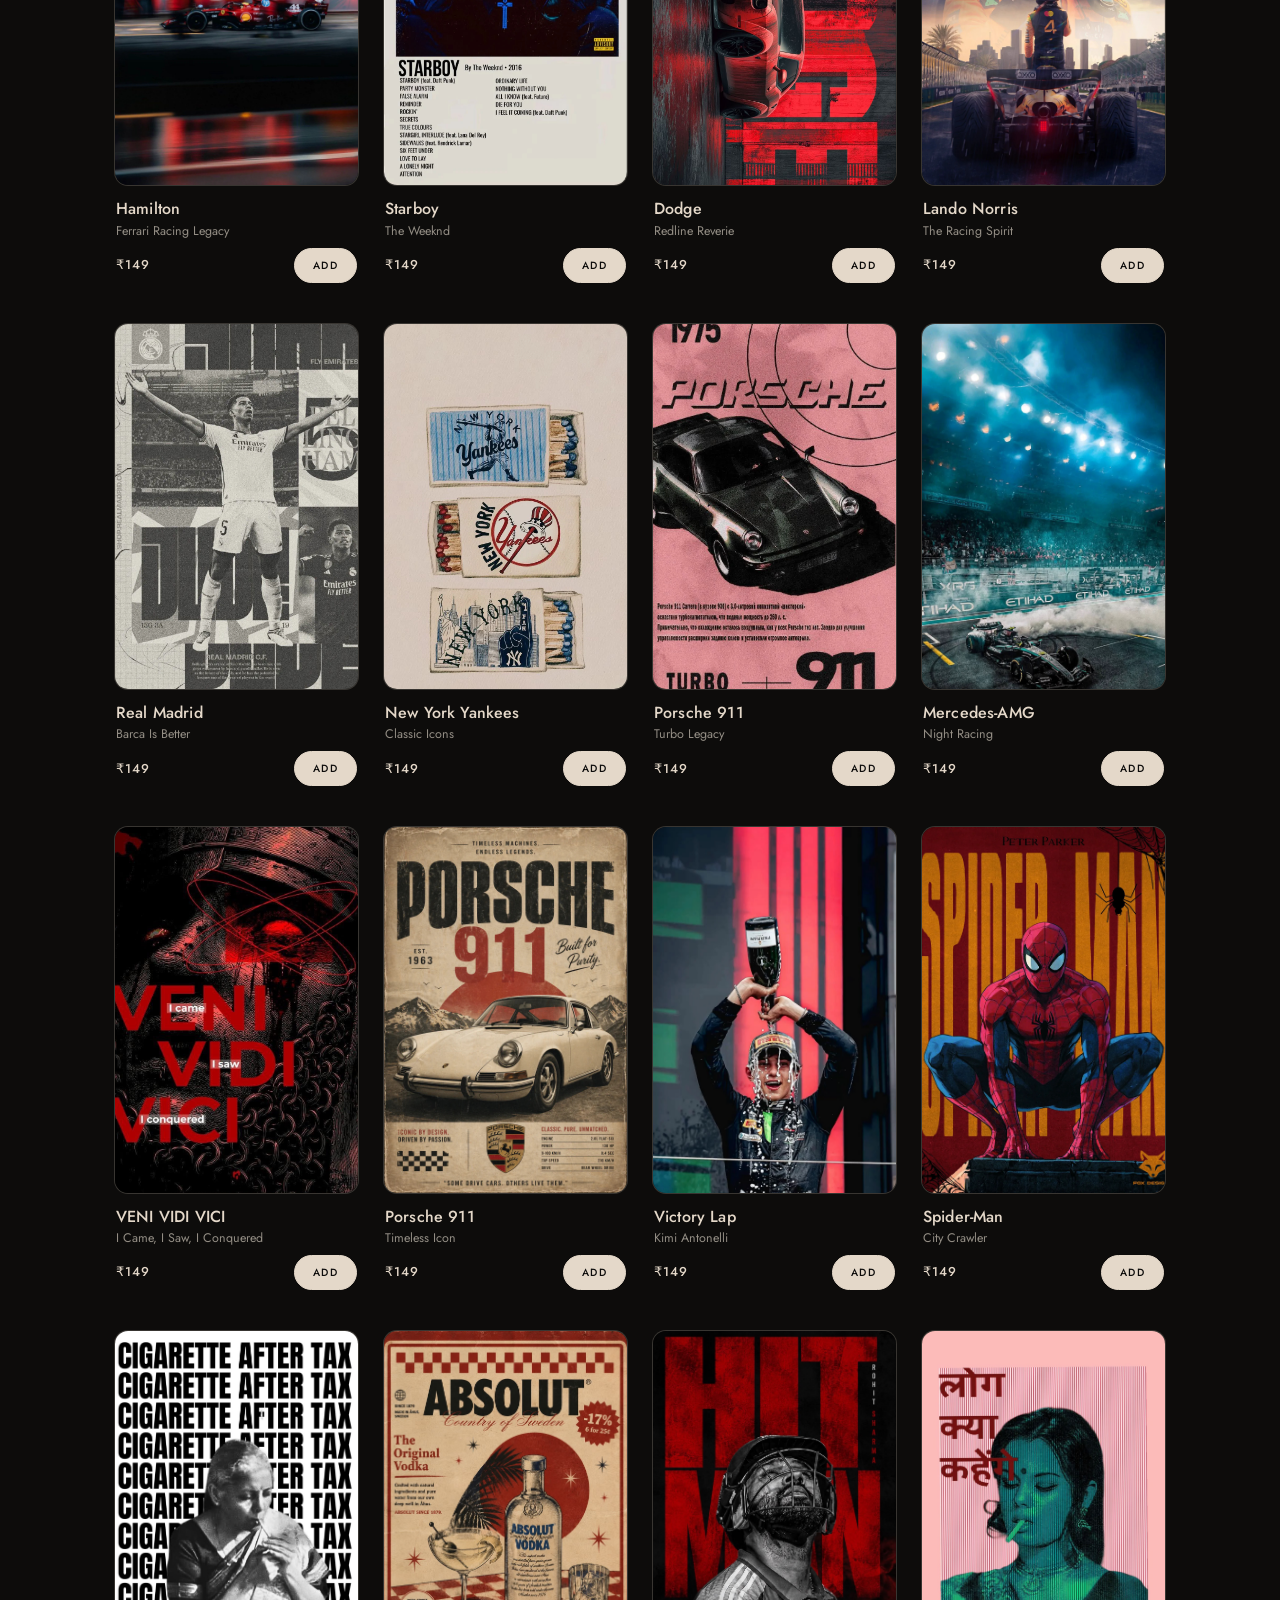
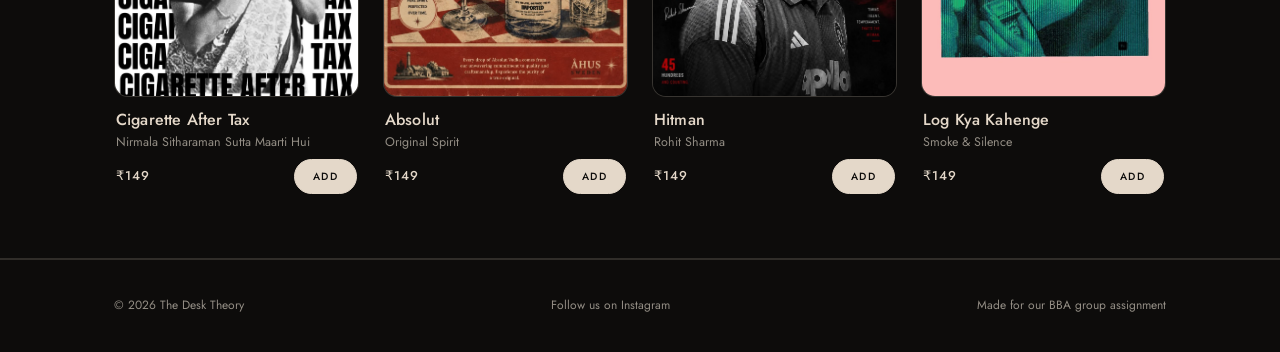
<file: shop.html>
<!DOCTYPE html>
<html lang="en">
<head>
<meta charset="UTF-8">
<meta name="viewport" content="width=device-width, initial-scale=1.0">
<title>Shop — The Desk Theory</title>
<link rel="stylesheet" href="style.css?v=5">
</head>
<body>

<header class="site-header">
  <div class="container">
    <a href="index.html" class="logo"><img src="logo-mark-v2.png" alt="The Desk Theory"><span class="logo-word">The Desk Theory</span></a>
    <nav class="main-nav">
      <a href="index.html">Home</a>
      <a href="shop.html" class="active">Shop</a>
      <a href="about.html">About</a>
      <a href="contact.html">Contact</a>
      <a href="cart.html" class="cart-link">Cart <span class="cart-badge">0</span></a>
    </nav>
  </div>
</header>

<section class="section" style="padding-top:50px;">
  <div class="container">
    <span class="eyebrow">Full catalog</span>
    <h1 style="font-size:clamp(2rem,5vw,3rem);">The Shop</h1>
    <p style="max-width:480px; margin-top:12px;">Posters, in small batches.</p>
  </div>
</section>

<section class="section">
  <div class="container">
    <div class="grid" id="shop-grid"></div>
  </div>
</section>

<footer class="site-footer">
  <div class="container" style="display:flex; justify-content:space-between; flex-wrap:wrap; gap:12px; width:100%;">
    <span>&copy; 2026 The Desk Theory</span>
    <a href="https://www.instagram.com/the.desk.theory/" target="_blank" rel="noopener" class="footer-insta">Follow us on Instagram</a>
    <span>Made for our BBA group assignment</span>
  </div>
</footer>

<script src="products.js?v=2"></script>
<script src="cart.js"></script>
<script>
  const grid = document.getElementById("shop-grid");

  function renderCard(p) {
    const card = document.createElement("div");
    card.className = "product-card";
    card.dataset.cat = p.category;
    card.style.setProperty("--rot", p.rot + "deg");
    const artInner = p.image
      ? `<img src="${p.image}" alt="${p.name}" style="width:100%; height:100%; object-fit:cover;">`
      : `<span class="glyph">P</span>`;
    const artBg = p.image ? "var(--paper-2)" : `linear-gradient(135deg, ${p.colors[0]}, ${p.colors[1]})`;
    card.innerHTML = `
      <a href="product.html?id=${p.id}" style="text-decoration:none; color:inherit;">
        <div class="sticker-art" style="background: ${artBg}; aspect-ratio:2/3;">
          ${artInner}
          <div class="peel"></div>
        </div>
        <div class="product-info">
          <h3>${p.name}</h3>
          <p class="desc">${p.desc}</p>
        </div>
      </a>
      <div class="product-info" style="padding-top:0; margin-top:-4px;">
        <div class="product-row">
          <span class="price">₹${p.price}</span>
          <button class="btn small" data-add="${p.id}">Add</button>
        </div>
      </div>
    `;
    return card;
  }

  function draw() {
    grid.innerHTML = "";
    PRODUCTS.forEach(p => grid.appendChild(renderCard(p)));
  }

  draw();

  document.addEventListener("click", (e) => {
    if (e.target.dataset && e.target.dataset.add) {
      addToCart(e.target.dataset.add);
      e.target.textContent = "Added";
      setTimeout(() => (e.target.textContent = "Add"), 900);
    }
  });
</script>
</body>
</html>
</file>
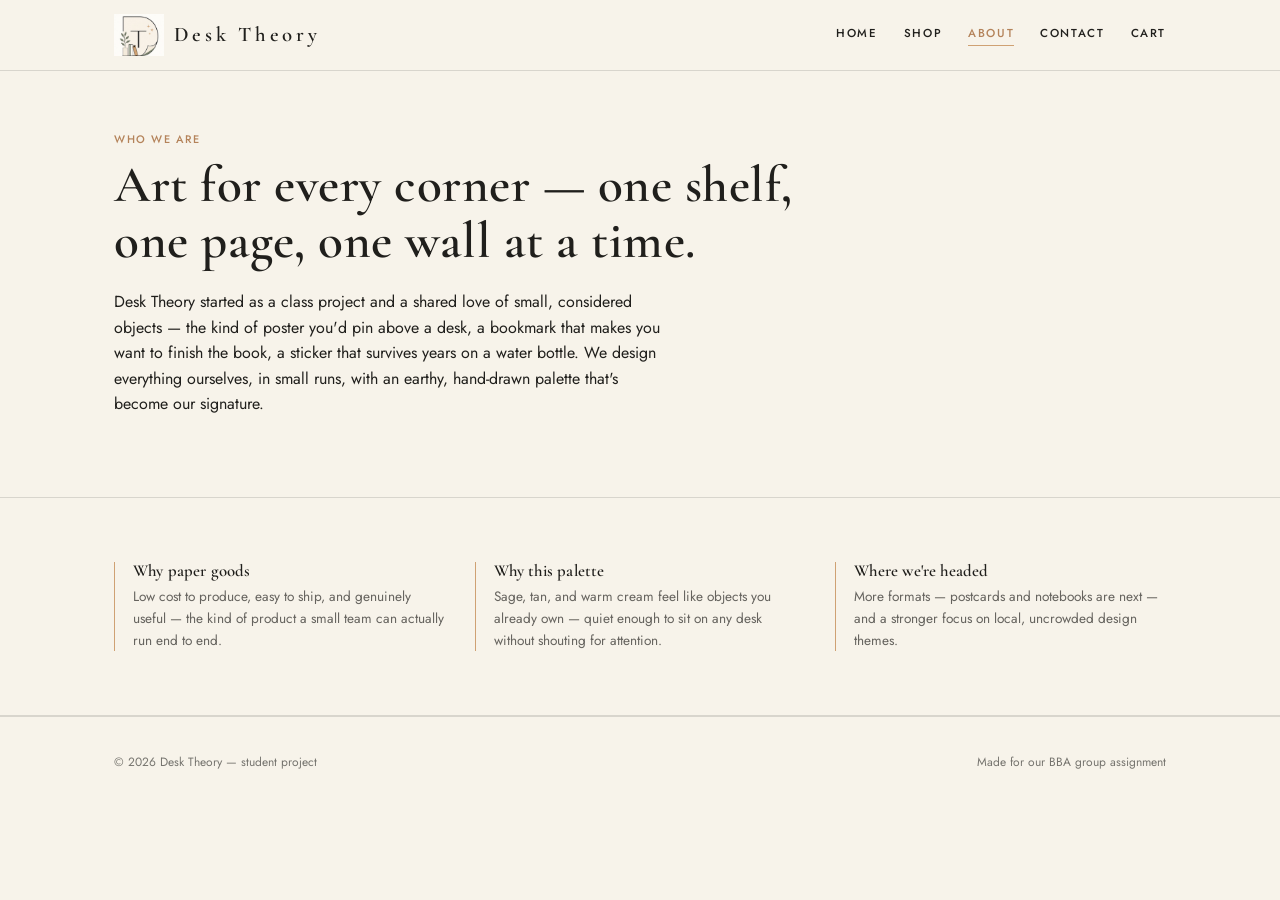
<file: files/about.html>
<!DOCTYPE html>
<html lang="en">
<head>
<meta charset="UTF-8">
<meta name="viewport" content="width=device-width, initial-scale=1.0">
<title>About — Desk Theory</title>
<link rel="stylesheet" href="style.css">
</head>
<body>

<header class="site-header">
  <div class="container">
    <a href="index.html" class="logo"><img src="logo-icon.png" alt="Desk Theory"><span class="logo-word">Desk Theory</span></a>
    <nav class="main-nav">
      <a href="index.html">Home</a>
      <a href="shop.html">Shop</a>
      <a href="about.html" class="active">About</a>
      <a href="contact.html">Contact</a>
      <a href="cart.html" class="cart-link">Cart <span class="cart-badge">0</span></a>
    </nav>
  </div>
</header>

<section class="section" style="padding-top:60px;">
  <div class="container">
    <span class="eyebrow">Who we are</span>
    <h1 style="font-size:clamp(2rem,5vw,3.2rem); max-width:700px;">Art for every corner — one shelf, one page, one wall at a time.</h1>
    <p style="max-width:560px; margin-top:20px;">Desk Theory started as a class project and a shared love of small, considered objects — the kind of poster you'd pin above a desk, a bookmark that makes you want to finish the book, a sticker that survives years on a water bottle. We design everything ourselves, in small runs, with an earthy, hand-drawn palette that's become our signature.</p>
  </div>
</section>

<section class="section">
  <div class="container values-grid">
    <div class="value-block">
      <h3>Why paper goods</h3>
      <p>Low cost to produce, easy to ship, and genuinely useful — the kind of product a small team can actually run end to end.</p>
    </div>
    <div class="value-block">
      <h3>Why this palette</h3>
      <p>Sage, tan, and warm cream feel like objects you already own — quiet enough to sit on any desk without shouting for attention.</p>
    </div>
    <div class="value-block">
      <h3>Where we're headed</h3>
      <p>More formats — postcards and notebooks are next — and a stronger focus on local, uncrowded design themes.</p>
    </div>
  </div>
</section>

<footer class="site-footer">
  <div class="container" style="display:flex; justify-content:space-between; flex-wrap:wrap; gap:12px; width:100%;">
    <span>&copy; 2026 Desk Theory — student project</span>
    <span>Made for our BBA group assignment</span>
  </div>
</footer>

<script src="products.js"></script>
<script src="cart.js"></script>
</body>
</html>
</file>
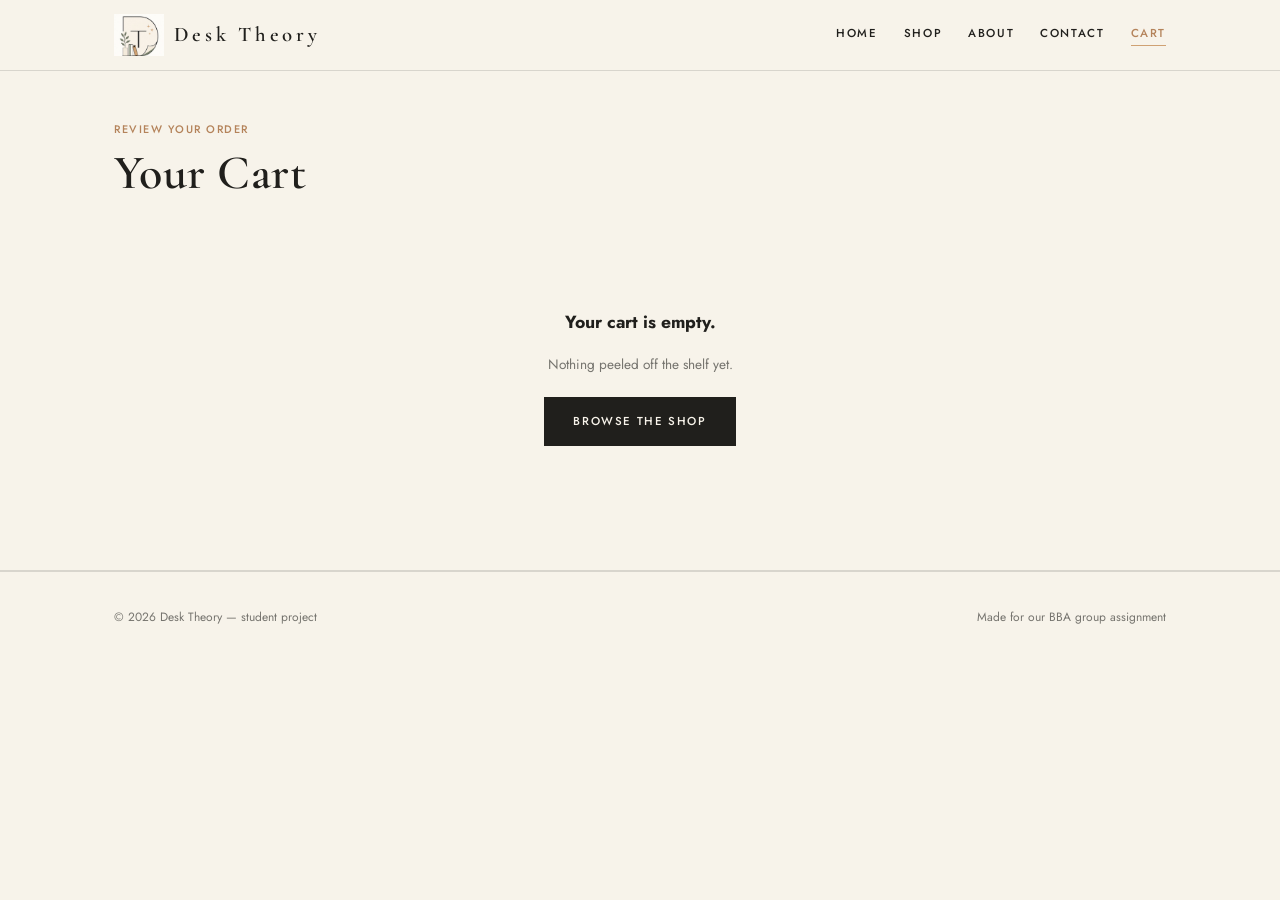
<file: files/cart.html>
<!DOCTYPE html>
<html lang="en">
<head>
<meta charset="UTF-8">
<meta name="viewport" content="width=device-width, initial-scale=1.0">
<title>Cart — Desk Theory</title>
<link rel="stylesheet" href="style.css">
</head>
<body>

<header class="site-header">
  <div class="container">
    <a href="index.html" class="logo"><img src="logo-icon.png" alt="Desk Theory"><span class="logo-word">Desk Theory</span></a>
    <nav class="main-nav">
      <a href="index.html">Home</a>
      <a href="shop.html">Shop</a>
      <a href="about.html">About</a>
      <a href="contact.html">Contact</a>
      <a href="cart.html" class="cart-link active">Cart <span class="cart-badge">0</span></a>
    </nav>
  </div>
</header>

<section class="section" style="padding-top:50px;">
  <div class="container">
    <span class="eyebrow">Review your order</span>
    <h1 style="font-size:clamp(2rem,5vw,3rem); margin-bottom:30px;">Your Cart</h1>
    <div id="cart-content"></div>
  </div>
</section>

<footer class="site-footer">
  <div class="container" style="display:flex; justify-content:space-between; flex-wrap:wrap; gap:12px; width:100%;">
    <span>&copy; 2026 Desk Theory — student project</span>
    <span>Made for our BBA group assignment</span>
  </div>
</footer>

<script src="products.js"></script>
<script src="cart.js"></script>
<script>
  const shipping = 49;

  function render() {
    const cart = getCart();
    const ids = Object.keys(cart);
    const container = document.getElementById("cart-content");

    if (ids.length === 0) {
      container.innerHTML = `
        <div class="empty-cart">
          <p style="font-size:1.1rem; font-weight:700;">Your cart is empty.</p>
          <p class="center-note" style="margin:8px 0 22px;">Nothing peeled off the shelf yet.</p>
          <a href="shop.html" class="btn">Browse the shop</a>
        </div>`;
      return;
    }

    let rows = "";
    ids.forEach(id => {
      const p = getProduct(id);
      if (!p) return;
      const qty = cart[id];
      rows += `
        <tr>
          <td class="cart-item-name">${p.name}<br><span style="opacity:0.6; font-size:0.72rem; text-transform:uppercase;">${p.category}</span></td>
          <td>₹${p.price}</td>
          <td>
            <div class="qty-control">
              <button data-dec="${id}">–</button>
              <span>${qty}</span>
              <button data-inc="${id}">+</button>
            </div>
          </td>
          <td>₹${p.price * qty}</td>
          <td><button class="remove-link" data-remove="${id}">Remove</button></td>
        </tr>`;
    });

    const subtotal = cartTotal();
    const total = subtotal + shipping;

    container.innerHTML = `
      <table class="cart-table">
        <thead>
          <tr><th>Item</th><th>Price</th><th>Qty</th><th>Subtotal</th><th></th></tr>
        </thead>
        <tbody>${rows}</tbody>
      </table>
      <div class="cart-summary">
        <div class="cart-summary-box">
          <div class="row"><span>Subtotal</span><span>₹${subtotal}</span></div>
          <div class="row"><span>Shipping</span><span>₹${shipping}</span></div>
          <div class="row total"><span>Total</span><span>₹${total}</span></div>
          <a href="contact.html" class="btn" style="margin-top:16px; width:100%; text-align:center; box-sizing:border-box;">Checkout</a>
        </div>
      </div>
    `;
  }

  render();

  document.addEventListener("click", (e) => {
    const d = e.target.dataset;
    if (d.inc) { setQty(d.inc, getCart()[d.inc] + 1); render(); }
    if (d.dec) { setQty(d.dec, getCart()[d.dec] - 1); render(); }
    if (d.remove) { removeFromCart(d.remove); render(); }
  });
</script>
</body>
</html>
</file>
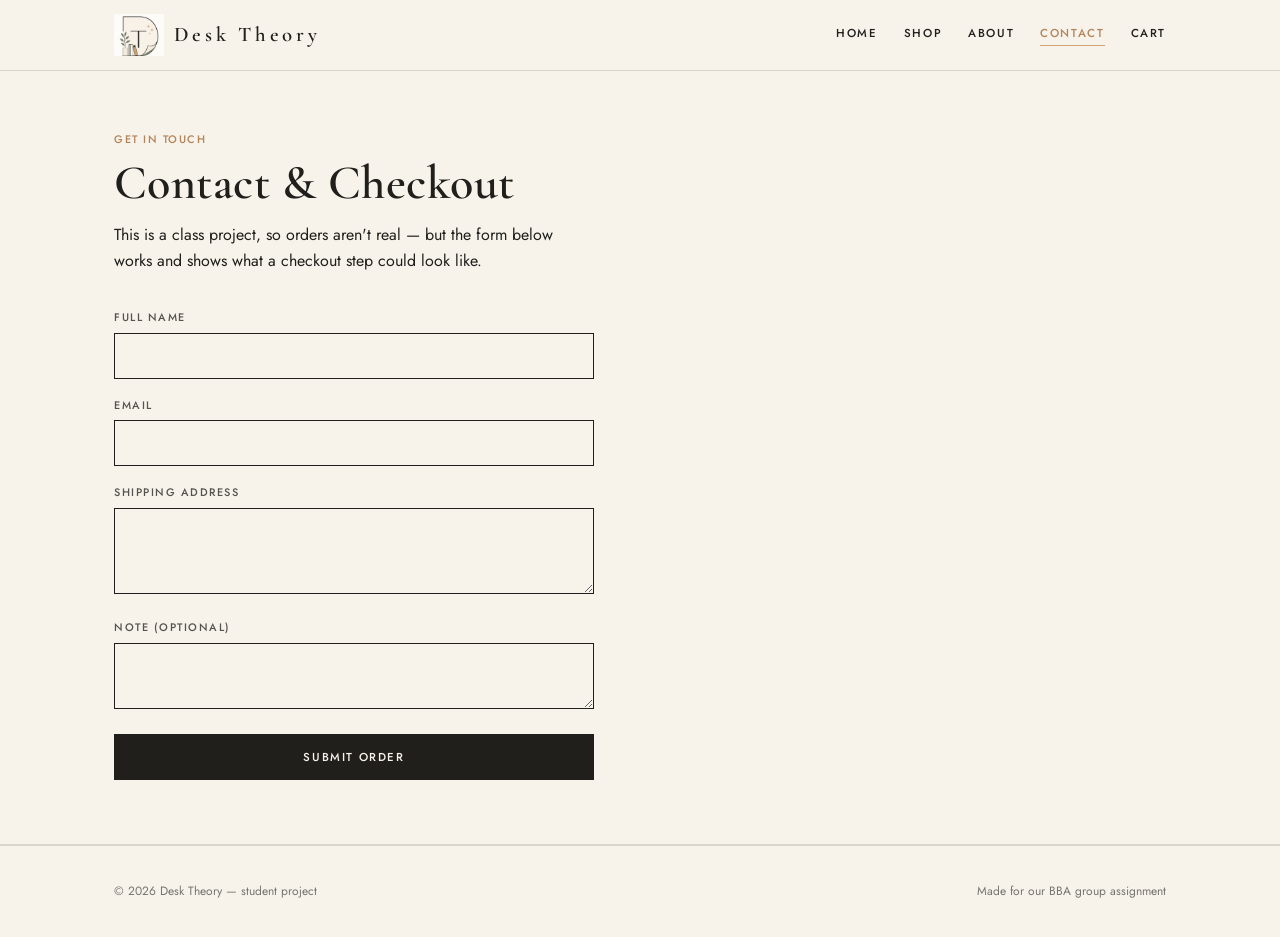
<file: files/contact.html>
<!DOCTYPE html>
<html lang="en">
<head>
<meta charset="UTF-8">
<meta name="viewport" content="width=device-width, initial-scale=1.0">
<title>Contact — Desk Theory</title>
<link rel="stylesheet" href="style.css">
</head>
<body>

<header class="site-header">
  <div class="container">
    <a href="index.html" class="logo"><img src="logo-icon.png" alt="Desk Theory"><span class="logo-word">Desk Theory</span></a>
    <nav class="main-nav">
      <a href="index.html">Home</a>
      <a href="shop.html">Shop</a>
      <a href="about.html">About</a>
      <a href="contact.html" class="active">Contact</a>
      <a href="cart.html" class="cart-link">Cart <span class="cart-badge">0</span></a>
    </nav>
  </div>
</header>

<section class="section" style="padding-top:60px;">
  <div class="container">
    <span class="eyebrow">Get in touch</span>
    <h1 style="font-size:clamp(2rem,5vw,3rem);">Contact & Checkout</h1>
    <p style="max-width:480px; margin-top:12px; margin-bottom:36px;">This is a class project, so orders aren't real — but the form below works and shows what a checkout step could look like.</p>

    <form class="form-grid" id="contact-form">
      <div>
        <label for="name">Full name</label>
        <input type="text" id="name" required>
      </div>
      <div>
        <label for="email">Email</label>
        <input type="email" id="email" required>
      </div>
      <div>
        <label for="address">Shipping address</label>
        <textarea id="address" rows="3" required></textarea>
      </div>
      <div>
        <label for="message">Note (optional)</label>
        <textarea id="message" rows="2"></textarea>
      </div>
      <button type="submit" class="btn">Submit order</button>
    </form>

    <p id="confirm-msg" style="display:none; margin-top:20px; font-weight:700; color:var(--riso-green);">Thanks! Your order details have been noted — this is a demo, so no real order was placed.</p>
  </div>
</section>

<footer class="site-footer">
  <div class="container" style="display:flex; justify-content:space-between; flex-wrap:wrap; gap:12px; width:100%;">
    <span>&copy; 2026 Desk Theory — student project</span>
    <span>Made for our BBA group assignment</span>
  </div>
</footer>

<script src="products.js"></script>
<script src="cart.js"></script>
<script>
  document.getElementById("contact-form").addEventListener("submit", (e) => {
    e.preventDefault();
    document.getElementById("confirm-msg").style.display = "block";
    e.target.reset();
  });
</script>
</body>
</html>
</file>
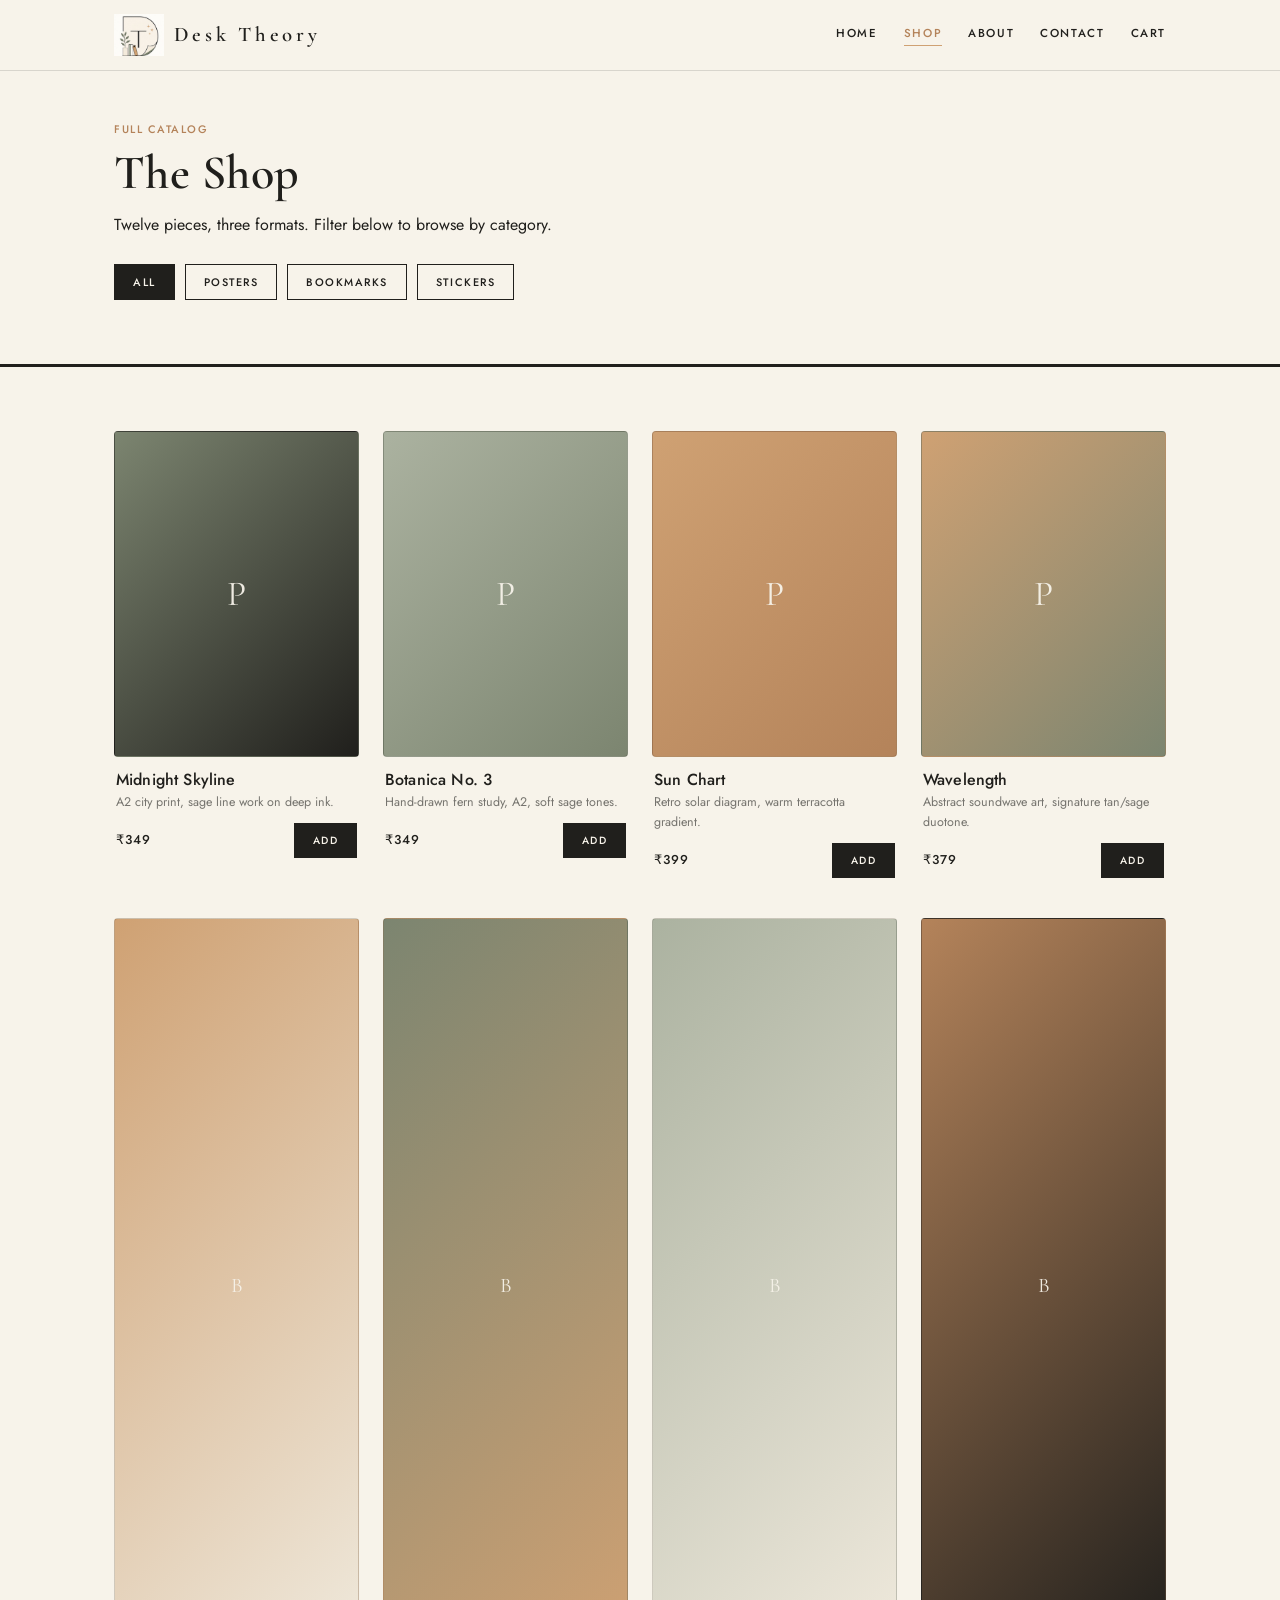
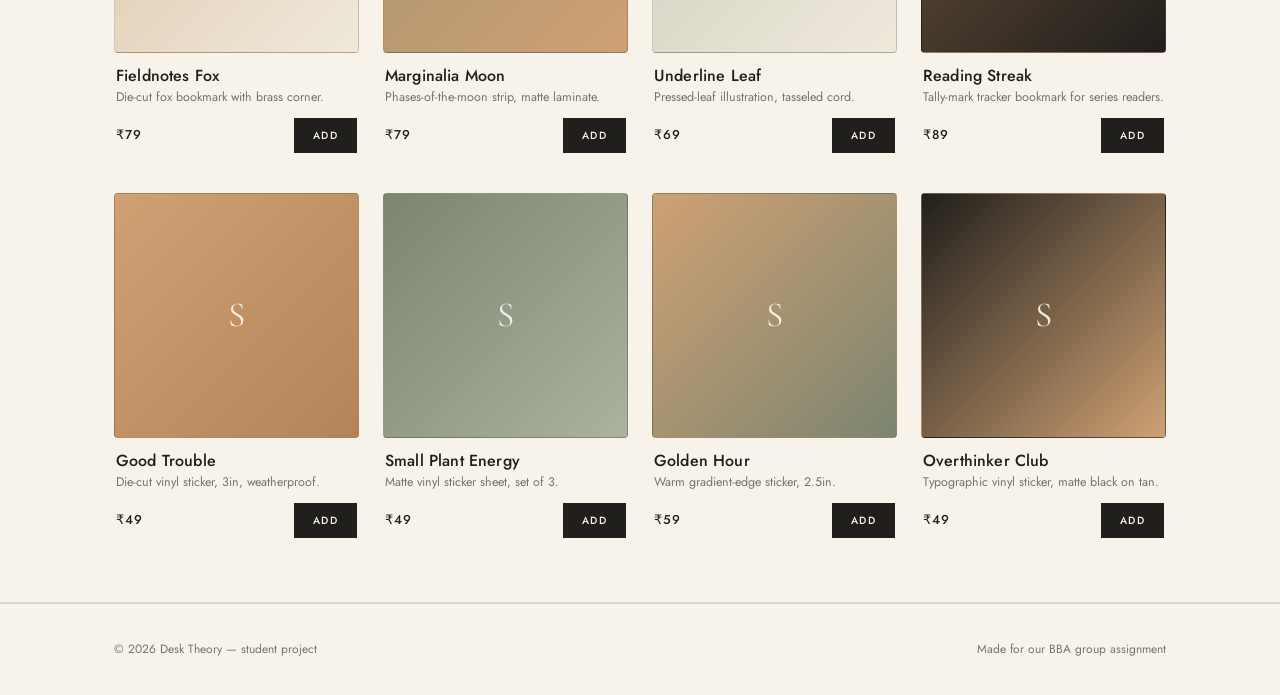
<file: files/shop.html>
<!DOCTYPE html>
<html lang="en">
<head>
<meta charset="UTF-8">
<meta name="viewport" content="width=device-width, initial-scale=1.0">
<title>Shop — Desk Theory</title>
<link rel="stylesheet" href="style.css">
</head>
<body>

<header class="site-header">
  <div class="container">
    <a href="index.html" class="logo"><img src="logo-icon.png" alt="Desk Theory"><span class="logo-word">Desk Theory</span></a>
    <nav class="main-nav">
      <a href="index.html">Home</a>
      <a href="shop.html" class="active">Shop</a>
      <a href="about.html">About</a>
      <a href="contact.html">Contact</a>
      <a href="cart.html" class="cart-link">Cart <span class="cart-badge">0</span></a>
    </nav>
  </div>
</header>

<section class="section" style="padding-top:50px; border-bottom:3px solid var(--ink);">
  <div class="container">
    <span class="eyebrow">Full catalog</span>
    <h1 style="font-size:clamp(2rem,5vw,3rem);">The Shop</h1>
    <p style="max-width:480px; margin-top:12px;">Twelve pieces, three formats. Filter below to browse by category.</p>
    <div class="category-nav" style="margin-top:26px;">
      <button data-filter="all" class="active">All</button>
      <button data-filter="posters">Posters</button>
      <button data-filter="bookmarks">Bookmarks</button>
      <button data-filter="stickers">Stickers</button>
    </div>
  </div>
</section>

<section class="section">
  <div class="container">
    <div class="grid" id="shop-grid"></div>
  </div>
</section>

<footer class="site-footer">
  <div class="container" style="display:flex; justify-content:space-between; flex-wrap:wrap; gap:12px; width:100%;">
    <span>&copy; 2026 Desk Theory — student project</span>
    <span>Made for our BBA group assignment</span>
  </div>
</footer>

<script src="products.js"></script>
<script src="cart.js"></script>
<script>
  const grid = document.getElementById("shop-grid");

  function renderCard(p) {
    const card = document.createElement("div");
    card.className = "product-card";
    card.dataset.cat = p.category;
    card.style.setProperty("--rot", p.rot + "deg");
    const glyph = p.category === "posters" ? "P" : p.category === "bookmarks" ? "B" : "S";
    card.innerHTML = `
      <div class="sticker-art" style="background: linear-gradient(135deg, ${p.colors[0]}, ${p.colors[1]})">
        <span class="glyph">${glyph}</span>
        <div class="peel"></div>
      </div>
      <div class="product-info">
        <h3>${p.name}</h3>
        <p class="desc">${p.desc}</p>
        <div class="product-row">
          <span class="price">₹${p.price}</span>
          <button class="btn small" data-add="${p.id}">Add</button>
        </div>
      </div>
    `;
    return card;
  }

  function draw(filter) {
    grid.innerHTML = "";
    PRODUCTS
      .filter(p => filter === "all" || p.category === filter)
      .forEach(p => grid.appendChild(renderCard(p)));
  }

  draw("all");

  document.querySelectorAll(".category-nav button").forEach(btn => {
    btn.addEventListener("click", () => {
      document.querySelectorAll(".category-nav button").forEach(b => b.classList.remove("active"));
      btn.classList.add("active");
      draw(btn.dataset.filter);
    });
  });

  document.addEventListener("click", (e) => {
    if (e.target.dataset && e.target.dataset.add) {
      addToCart(e.target.dataset.add);
      e.target.textContent = "Added";
      setTimeout(() => (e.target.textContent = "Add"), 900);
    }
  });
</script>
</body>
</html>
</file>
<file: style.css>
@import url('https://fonts.googleapis.com/css2?family=Playfair+Display:ital,wght@0,600;0,700;1,600&family=Jost:wght@400;500&family=Manrope:wght@500;600&display=swap');

:root {
  --ink: #E4D8C9;
  --paper: #0D0C0B;
  --paper-2: #171614;
  --sage: #6B6845;
  --sage-light: #8C8960;
  --tan: #8A2A20;
  --tan-dark: #A6362A;
  --line: rgba(228,216,201,0.16);

  /* legacy aliases so nothing breaks if referenced elsewhere */
  --riso-pink: var(--tan);
  --riso-blue: var(--sage);
  --riso-yellow: var(--tan);
  --riso-orange: var(--tan-dark);
  --riso-green: var(--sage);
}

* { box-sizing: border-box; }

html { scroll-behavior: smooth; }

body {
  margin: 0;
  background: var(--paper);
  color: var(--ink);
  font-family: 'Jost', sans-serif;
  font-weight: 400;
  line-height: 1.6;
}

h1, h2, h3, .display {
  font-family: 'Playfair Display', serif;
  font-weight: 700;
  text-transform: none;
  letter-spacing: 0.01em;
  line-height: 1.08;
  margin: 0;
  color: var(--ink);
}

.eyebrow, nav.main-nav a, .tag, .category-nav button, .btn, label, .price {
  text-transform: uppercase;
  letter-spacing: 0.14em;
}

a { color: inherit; }

.container {
  max-width: 1100px;
  margin: 0 auto;
  padding: 0 24px;
}

/* ---------- Header ---------- */

.site-header {
  border-bottom: 1px solid var(--line);
  background: var(--paper);
  position: sticky;
  top: 0;
  z-index: 50;
}

.site-header .container {
  display: flex;
  align-items: center;
  justify-content: space-between;
  padding-top: 14px;
  padding-bottom: 14px;
}

.logo {
  text-decoration: none;
  display: flex;
  align-items: center;
  gap: 10px;
}

.logo img {
  height: 50px;
  width: auto;
  display: block;
}

.logo-word {
  font-family: 'Playfair Display', serif;
  font-size: 1.65rem;
  letter-spacing: 0.16em;
  font-weight: 600;
}

nav.main-nav {
  display: flex;
  gap: 26px;
  align-items: center;
}

nav.main-nav a {
  font-family: 'Manrope', sans-serif;
  text-decoration: none;
  font-size: 0.74rem;
  font-weight: 600;
  letter-spacing: 0.08em;
  padding-bottom: 3px;
  border-bottom: 1px solid transparent;
  transition: border-color 0.15s ease, color 0.15s ease;
}

nav.main-nav a:hover,
nav.main-nav a.active {
  border-color: var(--tan);
  color: var(--tan-dark);
}

.cart-link {
  display: flex;
  align-items: center;
  gap: 6px;
}

.cart-badge {
  background: var(--sage);
  color: var(--paper);
  font-size: 0.62rem;
  font-weight: 500;
  letter-spacing: 0;
  text-transform: none;
  min-width: 18px;
  height: 18px;
  border-radius: 50%;
  display: inline-flex;
  align-items: center;
  justify-content: center;
  padding: 0 4px;
}

/* ---------- Hero ---------- */

.hero {
  padding: 80px 0 70px;
  border-bottom: 1px solid var(--line);
  position: relative;
}

.hero-logo {
  max-width: 300px;
  width: 60%;
  height: auto;
  margin-bottom: 10px;
}

.hero-rule {
  width: 64px;
  height: 1px;
  background: var(--tan);
  margin: 22px 0;
}

.hero h1 {
  font-size: clamp(2.4rem, 6vw, 4rem);
}

.hero-sub {
  max-width: 480px;
  margin-top: 18px;
  font-size: 1rem;
  color: rgba(237,228,214,0.75);
}

.hero-meta {
  margin-top: 30px;
  display: flex;
  gap: 12px;
  flex-wrap: wrap;
}

.tag {
  border: 1px solid var(--ink);
  border-radius: 999px;
  padding: 6px 14px;
  font-size: 0.68rem;
  font-weight: 500;
  display: inline-block;
  text-decoration: none;
  cursor: pointer;
  transition: transform 0.15s ease, opacity 0.15s ease;
}

.tag:hover {
  transform: translateY(-2px);
  opacity: 0.88;
}

.tag.pink { background: var(--tan); color: var(--paper); border-color: var(--tan); }
.tag.blue { background: var(--sage); color: var(--paper); border-color: var(--sage); }
.tag.yellow { background: transparent; border-color: var(--ink); }

.btn {
  display: inline-block;
  font-family: 'Jost', sans-serif;
  font-weight: 500;
  font-size: 0.72rem;
  padding: 14px 28px;
  background: var(--ink);
  color: var(--paper);
  border: 1px solid var(--ink);
  border-radius: 999px;
  text-decoration: none;
  cursor: pointer;
  transition: background 0.15s ease, color 0.15s ease, border-color 0.15s ease, transform 0.15s ease;
}

.btn:hover {
  transform: translateY(-1px);
}

.btn:hover {
  background: var(--tan-dark);
  border-color: var(--tan-dark);
}

.btn.secondary {
  background: transparent;
  color: var(--ink);
}

.btn.secondary:hover {
  background: var(--ink);
  color: var(--paper);
}

.btn.small {
  padding: 9px 18px;
  font-size: 0.65rem;
}

/* ---------- Section labels ---------- */

.section {
  padding: 64px 0;
  border-bottom: 1px solid var(--line);
}

.section:last-child { border-bottom: none; }

.eyebrow {
  font-family: 'Manrope', sans-serif;
  font-style: normal;
  font-size: 0.7rem;
  font-weight: 600;
  letter-spacing: 0.12em;
  color: var(--tan-dark);
  margin-bottom: 10px;
  display: block;
}

.section-head {
  display: flex;
  justify-content: space-between;
  align-items: flex-end;
  margin-bottom: 36px;
  flex-wrap: wrap;
  gap: 16px;
}

.section-head h2 {
  font-size: clamp(1.7rem, 4vw, 2.5rem);
}

/* ---------- Product grid & cards ---------- */

.grid {
  display: grid;
  grid-template-columns: repeat(auto-fill, minmax(230px, 1fr));
  gap: 40px 24px;
}

.product-card {
  position: relative;
}

.sticker-art {
  aspect-ratio: 1 / 1;
  border-radius: 14px;
  border: 1px solid var(--line);
  display: flex;
  align-items: center;
  justify-content: center;
  position: relative;
  overflow: hidden;
  transition: transform 0.2s ease, box-shadow 0.2s ease;
}

.product-card:hover .sticker-art {
  transform: translateY(-3px);
  box-shadow: 0 10px 24px rgba(237,228,214,0.12);
}

/* All product photos now share the same square aspect ratio */

.sticker-art .glyph {
  font-family: 'Playfair Display', serif;
  font-size: 2.2rem;
  color: var(--ink);
  opacity: 0.9;
}


.peel { display: none; }

.product-info {
  margin-top: 14px;
  padding: 0 2px;
}

.product-info h3 {
  font-size: 1rem;
  font-family: 'Jost', sans-serif;
  font-weight: 500;
}

.product-info .desc {
  font-size: 0.78rem;
  color: rgba(237,228,214,0.6);
  margin: 4px 0 10px;
}

.product-row {
  display: flex;
  align-items: center;
  justify-content: space-between;
  gap: 10px;
}

.price {
  font-weight: 500;
  font-size: 0.8rem;
  letter-spacing: 0.08em;
}

.category-nav {
  display: flex;
  gap: 10px;
  flex-wrap: wrap;
}

.category-nav button {
  font-family: 'Jost', sans-serif;
  font-size: 0.68rem;
  font-weight: 500;
  padding: 9px 18px;
  border: 1px solid var(--ink);
  border-radius: 999px;
  background: transparent;
  cursor: pointer;
  color: var(--ink);
  transition: background 0.15s ease, color 0.15s ease;
}

.category-nav button.active {
  background: var(--ink);
  color: var(--paper);
}

/* ---------- About / values blocks ---------- */

.values-grid {
  display: grid;
  grid-template-columns: repeat(auto-fit, minmax(220px, 1fr));
  gap: 30px;
}

.value-block {
  border-left: 1px solid var(--tan);
  padding-left: 18px;
}

.value-block h3 {
  font-size: 1.05rem;
  font-family: 'Playfair Display', serif;
  font-weight: 600;
  margin-bottom: 6px;
}

.value-block p {
  font-size: 0.85rem;
  color: rgba(237,228,214,0.68);
  margin: 0;
}

/* ---------- Cart page ---------- */

.cart-table {
  width: 100%;
  border-collapse: collapse;
}

.cart-table th {
  text-align: left;
  font-size: 0.65rem;
  letter-spacing: 0.1em;
  text-transform: uppercase;
  font-weight: 500;
  padding-bottom: 12px;
  border-bottom: 1px solid var(--ink);
}

.cart-table td {
  padding: 18px 8px;
  border-bottom: 1px solid var(--line);
  font-size: 0.85rem;
  vertical-align: middle;
}

.cart-item-name { font-weight: 500; }

.qty-control {
  display: flex;
  align-items: center;
  gap: 8px;
}

.qty-control button {
  width: 26px;
  height: 26px;
  border: 1px solid var(--ink);
  border-radius: 50%;
  background: var(--paper);
  color: var(--ink);
  cursor: pointer;
  font-family: 'Jost', sans-serif;
  font-weight: 500;
  font-size: 0.9rem;
  line-height: 1;
  display: flex;
  align-items: center;
  justify-content: center;
  padding: 0;
  transition: background 0.15s ease, color 0.15s ease;
}

.qty-control button:hover {
  background: var(--ink);
  color: var(--paper);
}

.remove-link {
  font-size: 0.7rem;
  text-decoration: underline;
  cursor: pointer;
  background: none;
  border: none;
  color: var(--tan-dark);
  font-family: 'Jost', sans-serif;
  padding: 0;
}

.cart-summary {
  margin-top: 30px;
  display: flex;
  justify-content: flex-end;
}

.cart-summary-box {
  border: 1px solid var(--ink);
  border-radius: 12px;
  padding: 24px;
  min-width: 260px;
  background: var(--paper-2);
}

.cart-summary-box .row {
  display: flex;
  justify-content: space-between;
  font-size: 0.85rem;
  margin-bottom: 8px;
}

.cart-summary-box .row.total {
  font-weight: 500;
  font-size: 1rem;
  border-top: 1px solid var(--ink);
  padding-top: 10px;
  margin-top: 10px;
}

.empty-cart {
  text-align: center;
  padding: 60px 0;
}

/* ---------- Forms ---------- */

.form-grid {
  display: grid;
  gap: 18px;
  max-width: 480px;
}

label {
  display: block;
  font-size: 0.68rem;
  font-weight: 500;
  margin-bottom: 6px;
  color: rgba(237,228,214,0.75);
}

input, textarea, select {
  width: 100%;
  font-family: 'Jost', sans-serif;
  font-size: 0.9rem;
  padding: 12px;
  border: 1px solid var(--ink);
  border-radius: 8px;
  background: var(--paper);
  color: var(--ink);
}

input:focus, textarea:focus, select:focus {
  outline: 2px solid var(--tan);
  outline-offset: 1px;
}

/* ---------- Footer ---------- */

.site-footer {
  border-top: 1px solid var(--line);
  padding: 36px 0;
  font-size: 0.75rem;
  display: flex;
  justify-content: space-between;
  flex-wrap: wrap;
  gap: 12px;
  color: rgba(237,228,214,0.6);
}

.footer-insta {
  text-decoration: none;
  color: rgba(237,228,214,0.6);
  border-bottom: 1px solid transparent;
  transition: color 0.15s ease, border-color 0.15s ease;
}

.footer-insta:hover {
  color: var(--tan-dark);
  border-color: var(--tan-dark);
}

/* ---------- Utility ---------- */

.center-note {
  text-align: center;
  font-size: 0.85rem;
  color: rgba(237,228,214,0.6);
}

@media (max-width: 640px) {
  .site-header .container { flex-wrap: wrap; gap: 12px; }
  nav.main-nav { gap: 16px; flex-wrap: wrap; }
  .cart-summary { justify-content: stretch; }
  .cart-summary-box { width: 100%; }
}

@media (prefers-reduced-motion: reduce) {
  * { transition: none !important; scroll-behavior: auto !important; }
}
</file>
<file: files/style.css>
@import url('https://fonts.googleapis.com/css2?family=Cormorant+Garamond:wght@500;600&family=Jost:wght@400;500&display=swap');

:root {
  --ink: #201F1C;
  --paper: #F7F3EA;
  --paper-2: #EFE9DC;
  --sage: #7C8570;
  --sage-light: #ABB2A0;
  --tan: #CFA173;
  --tan-dark: #B4835A;
  --line: rgba(32,31,28,0.14);

  /* legacy aliases so nothing breaks if referenced elsewhere */
  --riso-pink: var(--tan);
  --riso-blue: var(--sage);
  --riso-yellow: var(--tan);
  --riso-orange: var(--tan-dark);
  --riso-green: var(--sage);
}

* { box-sizing: border-box; }

html { scroll-behavior: smooth; }

body {
  margin: 0;
  background: var(--paper);
  color: var(--ink);
  font-family: 'Jost', sans-serif;
  font-weight: 400;
  line-height: 1.6;
}

h1, h2, h3, .display {
  font-family: 'Cormorant Garamond', serif;
  font-weight: 600;
  text-transform: none;
  letter-spacing: 0.01em;
  line-height: 1.08;
  margin: 0;
}

.eyebrow, nav.main-nav a, .tag, .category-nav button, .btn, label, .price {
  text-transform: uppercase;
  letter-spacing: 0.14em;
}

a { color: inherit; }

.container {
  max-width: 1100px;
  margin: 0 auto;
  padding: 0 24px;
}

/* ---------- Header ---------- */

.site-header {
  border-bottom: 1px solid var(--line);
  background: var(--paper);
  position: sticky;
  top: 0;
  z-index: 50;
}

.site-header .container {
  display: flex;
  align-items: center;
  justify-content: space-between;
  padding-top: 14px;
  padding-bottom: 14px;
}

.logo {
  text-decoration: none;
  display: flex;
  align-items: center;
  gap: 10px;
}

.logo img {
  height: 42px;
  width: auto;
  display: block;
}

.logo-word {
  font-family: 'Cormorant Garamond', serif;
  font-size: 1.3rem;
  letter-spacing: 0.18em;
  font-weight: 600;
}

nav.main-nav {
  display: flex;
  gap: 26px;
  align-items: center;
}

nav.main-nav a {
  text-decoration: none;
  font-size: 0.72rem;
  font-weight: 500;
  padding-bottom: 3px;
  border-bottom: 1px solid transparent;
  transition: border-color 0.15s ease, color 0.15s ease;
}

nav.main-nav a:hover,
nav.main-nav a.active {
  border-color: var(--tan);
  color: var(--tan-dark);
}

.cart-link {
  display: flex;
  align-items: center;
  gap: 6px;
}

.cart-badge {
  background: var(--sage);
  color: var(--paper);
  font-size: 0.62rem;
  font-weight: 500;
  letter-spacing: 0;
  text-transform: none;
  min-width: 18px;
  height: 18px;
  border-radius: 50%;
  display: inline-flex;
  align-items: center;
  justify-content: center;
  padding: 0 4px;
}

/* ---------- Hero ---------- */

.hero {
  padding: 80px 0 70px;
  border-bottom: 1px solid var(--line);
  position: relative;
}

.hero-logo {
  max-width: 300px;
  width: 60%;
  height: auto;
  margin-bottom: 10px;
}

.hero-rule {
  width: 64px;
  height: 1px;
  background: var(--tan);
  margin: 22px 0;
}

.hero h1 {
  font-size: clamp(2.4rem, 6vw, 4rem);
}

.hero-sub {
  max-width: 480px;
  margin-top: 18px;
  font-size: 1rem;
  color: rgba(32,31,28,0.75);
}

.hero-meta {
  margin-top: 30px;
  display: flex;
  gap: 12px;
  flex-wrap: wrap;
}

.tag {
  border: 1px solid var(--ink);
  padding: 6px 14px;
  font-size: 0.68rem;
  font-weight: 500;
}

.tag.pink { background: var(--tan); color: var(--paper); border-color: var(--tan); }
.tag.blue { background: var(--sage); color: var(--paper); border-color: var(--sage); }
.tag.yellow { background: transparent; border-color: var(--ink); }

.btn {
  display: inline-block;
  font-family: 'Jost', sans-serif;
  font-weight: 500;
  font-size: 0.72rem;
  padding: 14px 28px;
  background: var(--ink);
  color: var(--paper);
  border: 1px solid var(--ink);
  text-decoration: none;
  cursor: pointer;
  transition: background 0.15s ease, color 0.15s ease, border-color 0.15s ease;
}

.btn:hover {
  background: var(--tan-dark);
  border-color: var(--tan-dark);
}

.btn.secondary {
  background: transparent;
  color: var(--ink);
}

.btn.secondary:hover {
  background: var(--ink);
  color: var(--paper);
}

.btn.small {
  padding: 9px 18px;
  font-size: 0.65rem;
}

/* ---------- Section labels ---------- */

.section {
  padding: 64px 0;
  border-bottom: 1px solid var(--line);
}

.section:last-child { border-bottom: none; }

.eyebrow {
  font-size: 0.68rem;
  font-weight: 500;
  color: var(--tan-dark);
  margin-bottom: 10px;
  display: block;
}

.section-head {
  display: flex;
  justify-content: space-between;
  align-items: flex-end;
  margin-bottom: 36px;
  flex-wrap: wrap;
  gap: 16px;
}

.section-head h2 {
  font-size: clamp(1.7rem, 4vw, 2.5rem);
}

/* ---------- Product grid & cards ---------- */

.grid {
  display: grid;
  grid-template-columns: repeat(auto-fill, minmax(230px, 1fr));
  gap: 40px 24px;
}

.product-card {
  position: relative;
}

.sticker-art {
  aspect-ratio: 1 / 1;
  border-radius: 4px;
  border: 1px solid var(--line);
  display: flex;
  align-items: center;
  justify-content: center;
  position: relative;
  overflow: hidden;
  transition: transform 0.2s ease, box-shadow 0.2s ease;
}

.product-card:hover .sticker-art {
  transform: translateY(-3px);
  box-shadow: 0 10px 24px rgba(32,31,28,0.12);
}

.product-card[data-cat="posters"] .sticker-art { aspect-ratio: 3 / 4; }
.product-card[data-cat="bookmarks"] .sticker-art { aspect-ratio: 1 / 3; }

.sticker-art .glyph {
  font-family: 'Cormorant Garamond', serif;
  font-size: 2.2rem;
  color: var(--paper);
  opacity: 0.95;
}

.product-card[data-cat="bookmarks"] .sticker-art .glyph { font-size: 1.3rem; }

.peel { display: none; }

.product-info {
  margin-top: 14px;
  padding: 0 2px;
}

.product-info h3 {
  font-size: 1rem;
  font-family: 'Jost', sans-serif;
  font-weight: 500;
}

.product-info .desc {
  font-size: 0.78rem;
  color: rgba(32,31,28,0.6);
  margin: 4px 0 10px;
}

.product-row {
  display: flex;
  align-items: center;
  justify-content: space-between;
  gap: 10px;
}

.price {
  font-weight: 500;
  font-size: 0.8rem;
  letter-spacing: 0.08em;
}

.category-nav {
  display: flex;
  gap: 10px;
  flex-wrap: wrap;
}

.category-nav button {
  font-family: 'Jost', sans-serif;
  font-size: 0.68rem;
  font-weight: 500;
  padding: 9px 18px;
  border: 1px solid var(--ink);
  background: transparent;
  cursor: pointer;
  color: var(--ink);
}

.category-nav button.active {
  background: var(--ink);
  color: var(--paper);
}

/* ---------- About / values blocks ---------- */

.values-grid {
  display: grid;
  grid-template-columns: repeat(auto-fit, minmax(220px, 1fr));
  gap: 30px;
}

.value-block {
  border-left: 1px solid var(--tan);
  padding-left: 18px;
}

.value-block h3 {
  font-size: 1.05rem;
  font-family: 'Cormorant Garamond', serif;
  font-weight: 600;
  margin-bottom: 6px;
}

.value-block p {
  font-size: 0.85rem;
  color: rgba(32,31,28,0.68);
  margin: 0;
}

/* ---------- Cart page ---------- */

.cart-table {
  width: 100%;
  border-collapse: collapse;
}

.cart-table th {
  text-align: left;
  font-size: 0.65rem;
  letter-spacing: 0.1em;
  text-transform: uppercase;
  font-weight: 500;
  padding-bottom: 12px;
  border-bottom: 1px solid var(--ink);
}

.cart-table td {
  padding: 18px 8px;
  border-bottom: 1px solid var(--line);
  font-size: 0.85rem;
  vertical-align: middle;
}

.cart-item-name { font-weight: 500; }

.qty-control {
  display: flex;
  align-items: center;
  gap: 8px;
}

.qty-control button {
  width: 26px;
  height: 26px;
  border: 1px solid var(--ink);
  background: var(--paper);
  cursor: pointer;
  font-family: 'Jost', sans-serif;
  font-weight: 500;
}

.remove-link {
  font-size: 0.7rem;
  text-decoration: underline;
  cursor: pointer;
  background: none;
  border: none;
  color: var(--tan-dark);
  font-family: 'Jost', sans-serif;
  padding: 0;
}

.cart-summary {
  margin-top: 30px;
  display: flex;
  justify-content: flex-end;
}

.cart-summary-box {
  border: 1px solid var(--ink);
  padding: 24px;
  min-width: 260px;
  background: var(--paper-2);
}

.cart-summary-box .row {
  display: flex;
  justify-content: space-between;
  font-size: 0.85rem;
  margin-bottom: 8px;
}

.cart-summary-box .row.total {
  font-weight: 500;
  font-size: 1rem;
  border-top: 1px solid var(--ink);
  padding-top: 10px;
  margin-top: 10px;
}

.empty-cart {
  text-align: center;
  padding: 60px 0;
}

/* ---------- Forms ---------- */

.form-grid {
  display: grid;
  gap: 18px;
  max-width: 480px;
}

label {
  display: block;
  font-size: 0.68rem;
  font-weight: 500;
  margin-bottom: 6px;
  color: rgba(32,31,28,0.75);
}

input, textarea, select {
  width: 100%;
  font-family: 'Jost', sans-serif;
  font-size: 0.9rem;
  padding: 12px;
  border: 1px solid var(--ink);
  background: var(--paper);
  color: var(--ink);
}

input:focus, textarea:focus, select:focus {
  outline: 2px solid var(--tan);
  outline-offset: 1px;
}

/* ---------- Footer ---------- */

.site-footer {
  border-top: 1px solid var(--line);
  padding: 36px 0;
  font-size: 0.75rem;
  display: flex;
  justify-content: space-between;
  flex-wrap: wrap;
  gap: 12px;
  color: rgba(32,31,28,0.6);
}

/* ---------- Utility ---------- */

.center-note {
  text-align: center;
  font-size: 0.85rem;
  color: rgba(32,31,28,0.6);
}

@media (max-width: 640px) {
  .site-header .container { flex-wrap: wrap; gap: 12px; }
  nav.main-nav { gap: 16px; flex-wrap: wrap; }
  .cart-summary { justify-content: stretch; }
  .cart-summary-box { width: 100%; }
}

@media (prefers-reduced-motion: reduce) {
  * { transition: none !important; scroll-behavior: auto !important; }
}
</file>
